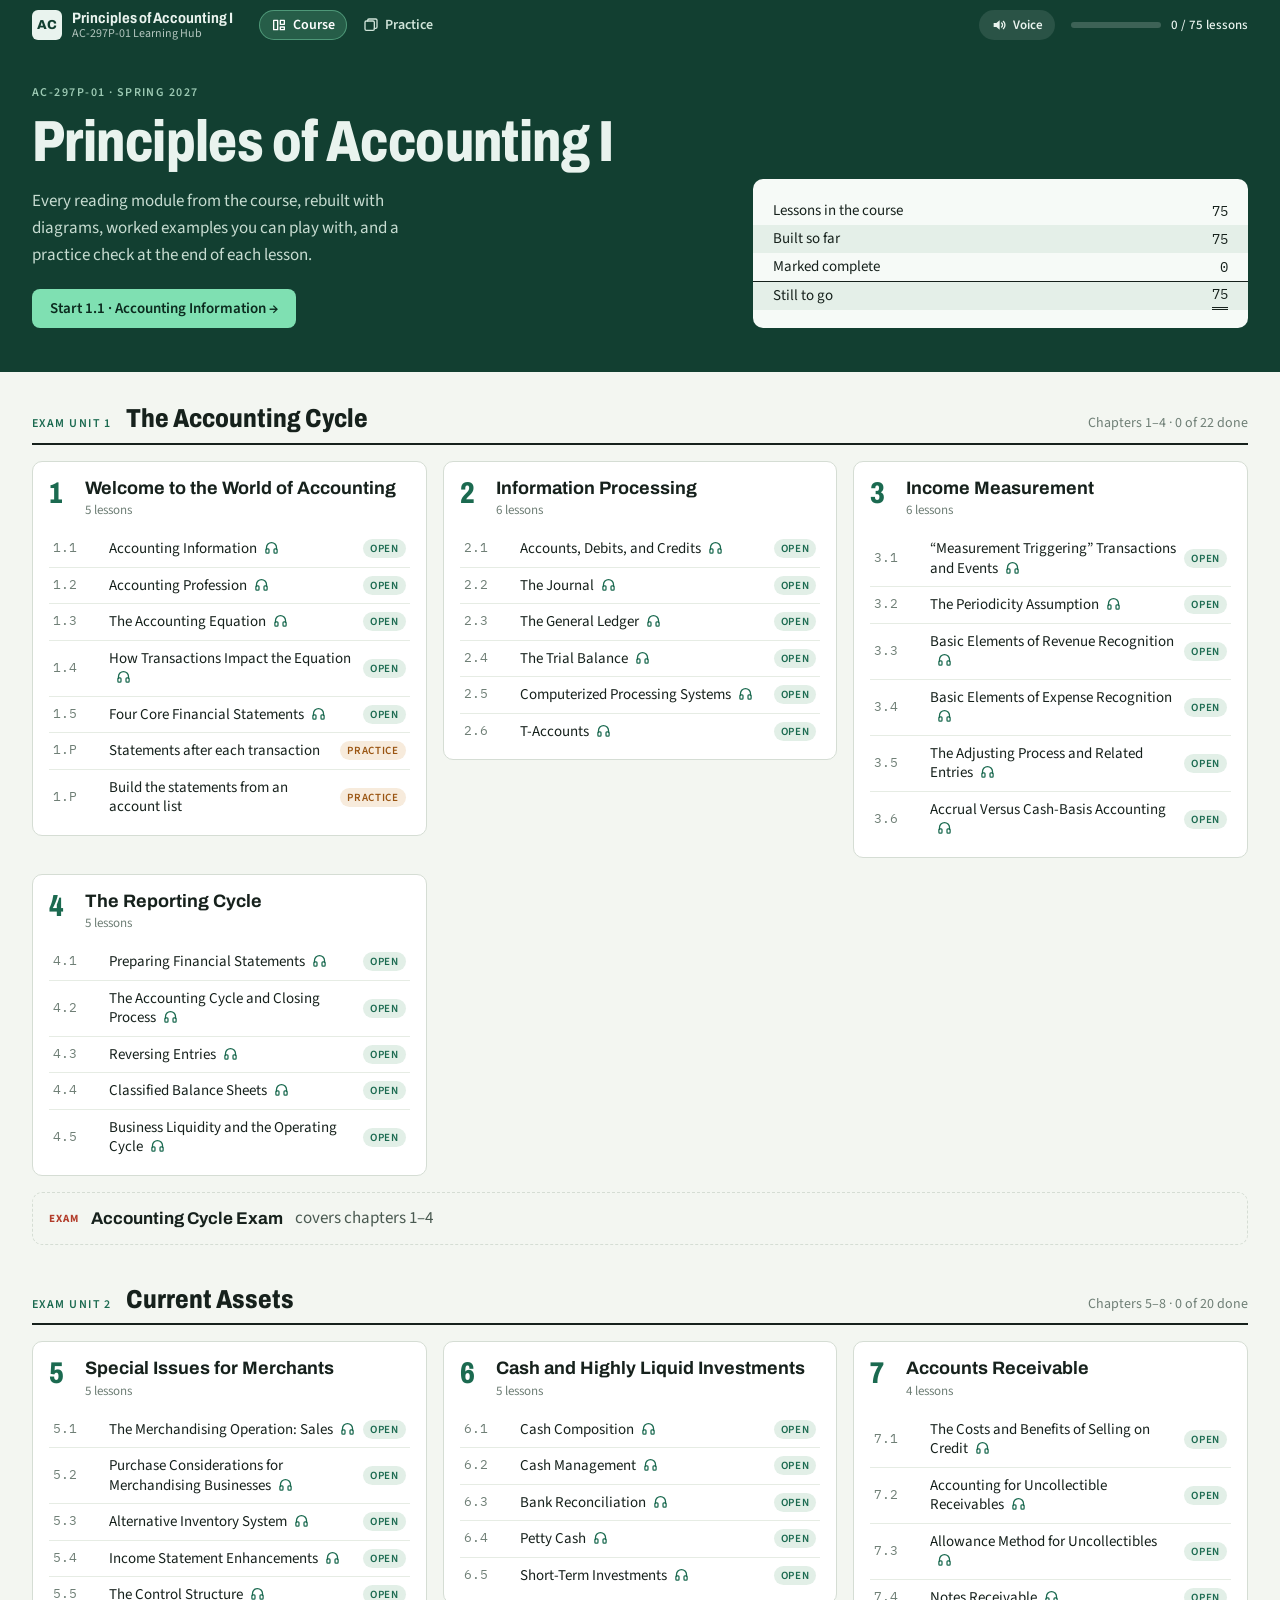
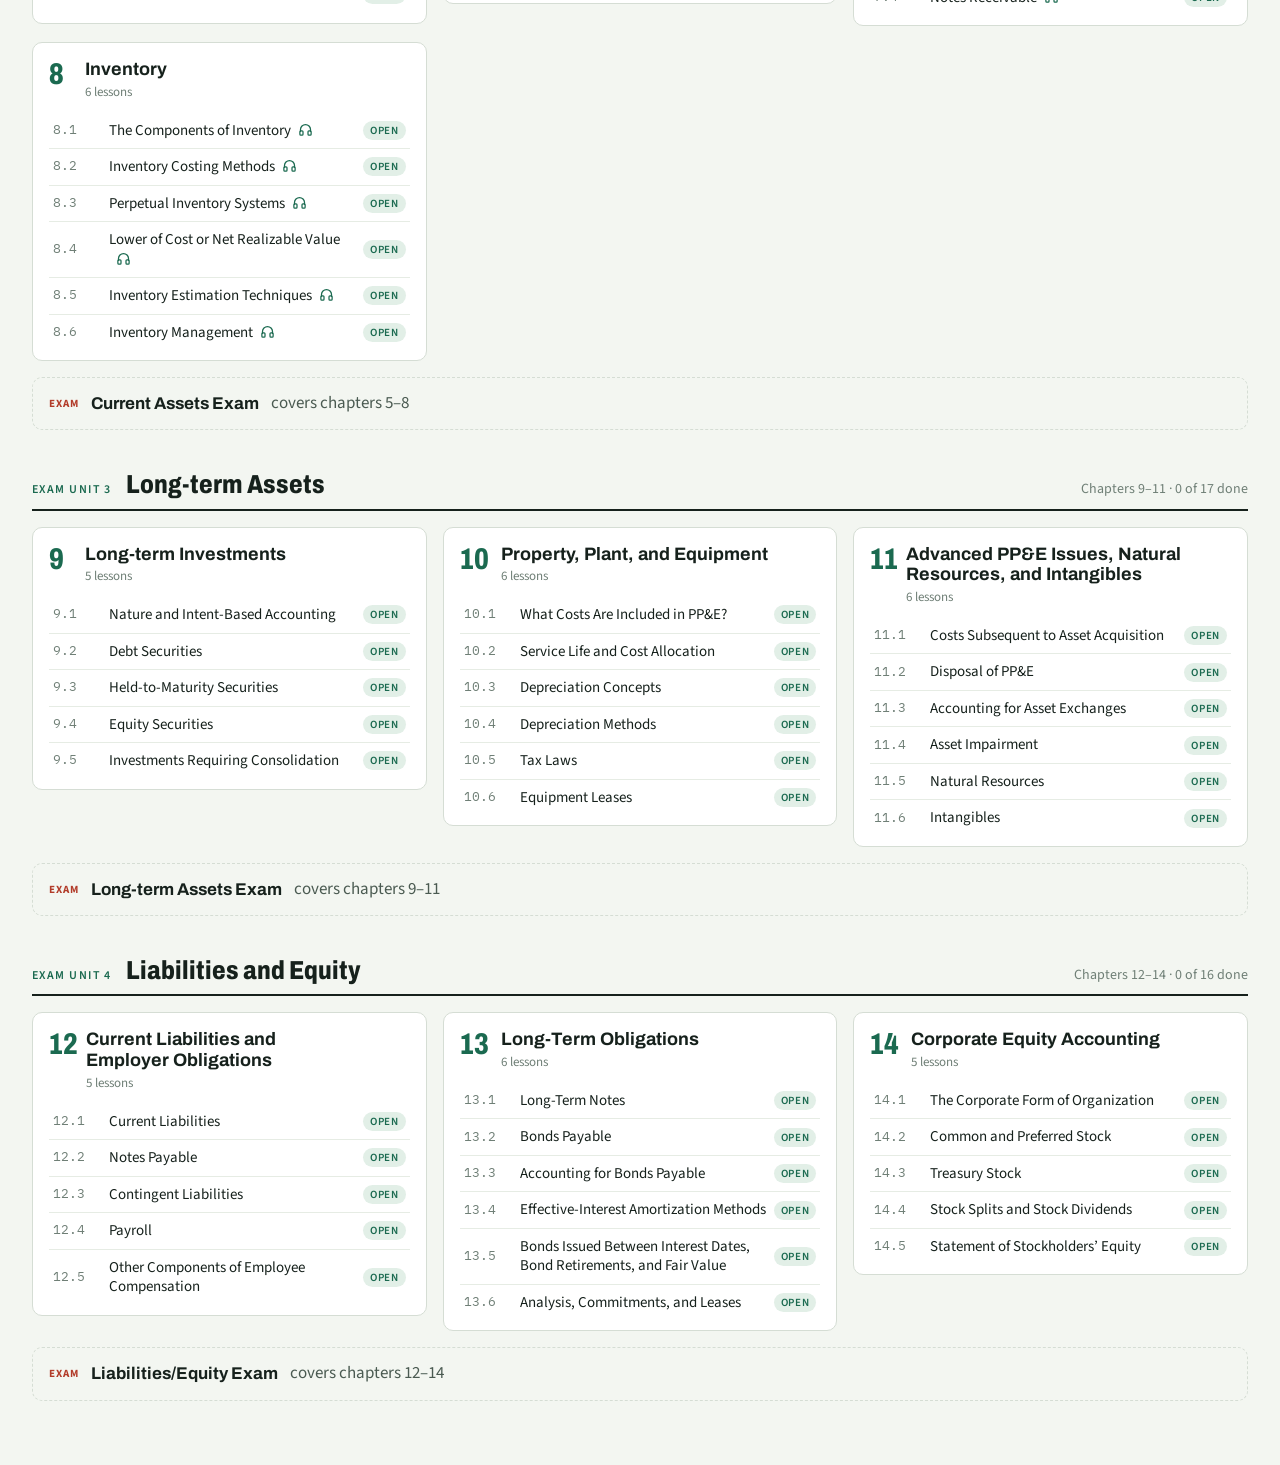
<file: index.html>
<!doctype html>
<html lang="en">
<head>
<meta charset="utf-8">
<meta name="viewport" content="width=device-width, initial-scale=1, viewport-fit=cover">
<!-- artifact:start -->
<title>AC-297P Learning Hub</title>
<meta name="claude:viewport-fit-sides" content="cover">
<link rel="preconnect" href="https://fonts.googleapis.com">
<link rel="preconnect" href="https://fonts.gstatic.com" crossorigin>
<link rel="stylesheet" href="https://fonts.googleapis.com/css2?family=Archivo:wdth,wght@62..125,400..800&family=IBM+Plex+Mono:wght@400;500;600&family=Source+Sans+3:ital,wght@0,400;0,600;0,700;1,400&display=swap">
<link rel="stylesheet" href="assets/hub.css">
<link rel="stylesheet" href="assets/problems.css">
</head>
<body>
<div class="topbar">
  <div class="wrap">
    <a class="brand" href="#home">
      <span class="brand-mark">AC</span>
      <span class="brand-text">Principles of Accounting I<small>AC-297P-01 Learning Hub</small></span>
    </a>
    <nav class="topnav" aria-label="Main">
      <a href="#home" data-nav="home"><svg viewBox="0 0 24 24" width="16" height="16" fill="none" stroke="currentColor" stroke-width="2" stroke-linecap="round" stroke-linejoin="round" aria-hidden="true"><path d="M4 5h6v14H4zM14 5h6v6h-6zM14 15h6v4h-6z"/></svg><span>Course</span></a>
      <a href="#practice/cards/all" data-nav="practice"><svg viewBox="0 0 24 24" width="16" height="16" fill="none" stroke="currentColor" stroke-width="2" stroke-linecap="round" stroke-linejoin="round" aria-hidden="true"><rect x="3" y="6" width="14" height="14" rx="2"/><path d="M7 6V5a2 2 0 0 1 2-2h10a2 2 0 0 1 2 2v10a2 2 0 0 1-2 2h-2"/></svg><span>Practice</span></a>
    </nav>
    <span class="spacer"></span>
    <button type="button" class="vo-toggle" data-vo-toggle aria-pressed="false" title="Voice-over (V)">
      <svg viewBox="0 0 24 24" width="16" height="16" fill="none" stroke="currentColor" stroke-width="2" stroke-linecap="round" stroke-linejoin="round" aria-hidden="true"><path d="M4 9v6h4l5 4V5L8 9z" fill="currentColor" stroke="none"/><path d="M16 9a4 4 0 0 1 0 6M18.5 6.5a7.5 7.5 0 0 1 0 11"/></svg><span>Voice</span>
    </button>
    <div class="progress-pill" title="Lessons marked complete">
      <div class="track"><div class="fill" id="prog-fill" style="width:0%"></div></div>
      <span id="prog-text">0 lessons</span>
    </div>
  </div>
</div>
<div id="app"></div>
<div class="toast" id="toast" role="status" aria-live="polite"></div>

<script src="assets/course.js"></script>
<!-- Lessons: add one script tag per built lesson -->
<script src="lessons/cases.js"></script>
<script src="lessons/1-1.js"></script>
<script src="lessons/1-2.js"></script>
<script src="lessons/1-3.js"></script>
<script src="lessons/1-4.js"></script>
<script src="lessons/1-5.js"></script>
<script src="lessons/2-1.js"></script>
<script src="lessons/2-2.js"></script>
<script src="lessons/2-3.js"></script>
<script src="lessons/2-4.js"></script>
<script src="lessons/2-5.js"></script>
<script src="lessons/2-6.js"></script>
<script src="lessons/3-1.js"></script>
<script src="lessons/3-2.js"></script>
<script src="lessons/3-3.js"></script>
<script src="lessons/3-4.js"></script>
<script src="lessons/3-5.js"></script>
<script src="lessons/3-6.js"></script>
<script src="lessons/4-1.js"></script>
<script src="lessons/4-2.js"></script>
<script src="lessons/4-3.js"></script>
<script src="lessons/4-4.js"></script>
<script src="lessons/4-5.js"></script>
<script src="lessons/5-1.js"></script>
<script src="lessons/5-2.js"></script>
<script src="lessons/5-3.js"></script>
<script src="lessons/5-4.js"></script>
<script src="lessons/5-5.js"></script>
<script src="lessons/6-1.js"></script>
<script src="lessons/6-2.js"></script>
<script src="lessons/6-3.js"></script>
<script src="lessons/6-4.js"></script>
<script src="lessons/6-5.js"></script>
<script src="lessons/7-1.js"></script>
<script src="lessons/7-2.js"></script>
<script src="lessons/7-3.js"></script>
<script src="lessons/7-4.js"></script>
<script src="lessons/8-1.js"></script>
<script src="lessons/8-2.js"></script>
<script src="lessons/8-3.js"></script>
<script src="lessons/8-4.js"></script>
<script src="lessons/8-5.js"></script>
<script src="lessons/8-6.js"></script>
<script src="lessons/9-1.js"></script>
<script src="lessons/9-2.js"></script>
<script src="lessons/9-3.js"></script>
<script src="lessons/9-4.js"></script>
<script src="lessons/9-5.js"></script>
<script src="lessons/10-1.js"></script>
<script src="lessons/10-2.js"></script>
<script src="lessons/10-3.js"></script>
<script src="lessons/10-4.js"></script>
<script src="lessons/10-5.js"></script>
<script src="lessons/10-6.js"></script>
<script src="lessons/11-1.js"></script>
<script src="lessons/11-2.js"></script>
<script src="lessons/11-3.js"></script>
<script src="lessons/11-4.js"></script>
<script src="lessons/11-5.js"></script>
<script src="lessons/11-6.js"></script>
<script src="lessons/12-1.js"></script>
<script src="lessons/12-2.js"></script>
<script src="lessons/12-3.js"></script>
<script src="lessons/12-4.js"></script>
<script src="lessons/12-5.js"></script>
<script src="lessons/13-1.js"></script>
<script src="lessons/13-2.js"></script>
<script src="lessons/13-3.js"></script>
<script src="lessons/13-4.js"></script>
<script src="lessons/13-5.js"></script>
<script src="lessons/13-6.js"></script>
<script src="lessons/14-1.js"></script>
<script src="lessons/14-2.js"></script>
<script src="lessons/14-3.js"></script>
<script src="lessons/14-4.js"></script>
<script src="lessons/14-5.js"></script>
<script src="assets/widgets.js"></script>
<script src="assets/voice.js"></script>
<script src="assets/talk.js"></script>
<script src="assets/practice.js"></script>
<script src="assets/problems.js"></script>
<script src="defs/ch1.js"></script>
<script src="defs/ch2.js"></script>
<script src="defs/ch3.js"></script>
<script src="defs/ch4.js"></script>
<script src="defs/ch5.js"></script>
<script src="defs/ch6.js"></script>
<script src="defs/ch7.js"></script>
<script src="defs/ch8.js"></script>
<script src="defs/ch9.js"></script>
<script src="defs/ch10.js"></script>
<script src="defs/ch11.js"></script>
<script src="defs/ch12.js"></script>
<script src="defs/ch13.js"></script>
<script src="defs/ch14.js"></script>
<script src="talks/index.js"></script>
<!-- Recorded narration packs (generated by tools/narrate.py) -->
<script src="audio/common/index.js"></script>
<script src="audio/home/index.js"></script>
<script src="audio/1-1/index.js"></script>
<script src="audio/1-2/index.js"></script>
<script src="audio/1-3/index.js"></script>
<script src="audio/1-4/index.js"></script>
<script src="audio/1-5/index.js"></script>
<script src="audio/2-1/index.js"></script>
<script src="audio/2-2/index.js"></script>
<script src="audio/2-3/index.js"></script>
<script src="audio/2-4/index.js"></script>
<script src="audio/2-5/index.js"></script>
<script src="audio/2-6/index.js"></script>
<script src="audio/3-1/index.js"></script>
<script src="audio/3-2/index.js"></script>
<script src="audio/3-3/index.js"></script>
<script src="audio/3-4/index.js"></script>
<script src="audio/3-5/index.js"></script>
<script src="audio/3-6/index.js"></script>
<script src="audio/4-1/index.js"></script>
<script src="audio/4-2/index.js"></script>
<script src="audio/4-3/index.js"></script>
<script src="audio/4-4/index.js"></script>
<script src="audio/4-5/index.js"></script>
<script src="audio/5-1/index.js"></script>
<script src="audio/5-2/index.js"></script>
<script src="audio/5-3/index.js"></script>
<script src="audio/5-4/index.js"></script>
<script src="audio/5-5/index.js"></script>
<script src="audio/6-1/index.js"></script>
<script src="audio/6-2/index.js"></script>
<script src="audio/6-3/index.js"></script>
<script src="audio/9-1/index.js"></script>
<script src="audio/9-2/index.js"></script>
<script src="audio/9-3/index.js"></script>
<script src="audio/9-4/index.js"></script>
<script src="audio/9-5/index.js"></script>
<script src="audio/10-1/index.js"></script>
<script src="audio/10-2/index.js"></script>
<script src="audio/10-3/index.js"></script>
<script src="audio/10-4/index.js"></script>
<script src="audio/10-5/index.js"></script>
<script src="audio/10-6/index.js"></script>
<script src="audio/11-1/index.js"></script>
<script src="audio/11-2/index.js"></script>
<script src="audio/11-3/index.js"></script>
<script src="audio/11-4/index.js"></script>
<script src="audio/11-5/index.js"></script>
<script src="audio/11-6/index.js"></script>
<script src="audio/12-1/index.js"></script>
<script src="audio/12-2/index.js"></script>
<script src="audio/12-3/index.js"></script>
<script src="audio/12-4/index.js"></script>
<script src="audio/12-5/index.js"></script>
<script src="audio/13-1/index.js"></script>
<script src="audio/13-2/index.js"></script>
<script src="audio/13-3/index.js"></script>
<script src="audio/13-4/index.js"></script>
<script src="audio/13-5/index.js"></script>
<script src="audio/13-6/index.js"></script>
<script src="audio/14-1/index.js"></script>
<script src="audio/14-2/index.js"></script>
<script src="audio/14-3/index.js"></script>
<script src="audio/14-4/index.js"></script>
<script src="audio/14-5/index.js"></script>
<script src="assets/hub.js"></script>
<!-- artifact:end -->
</body>
</html>
</file>
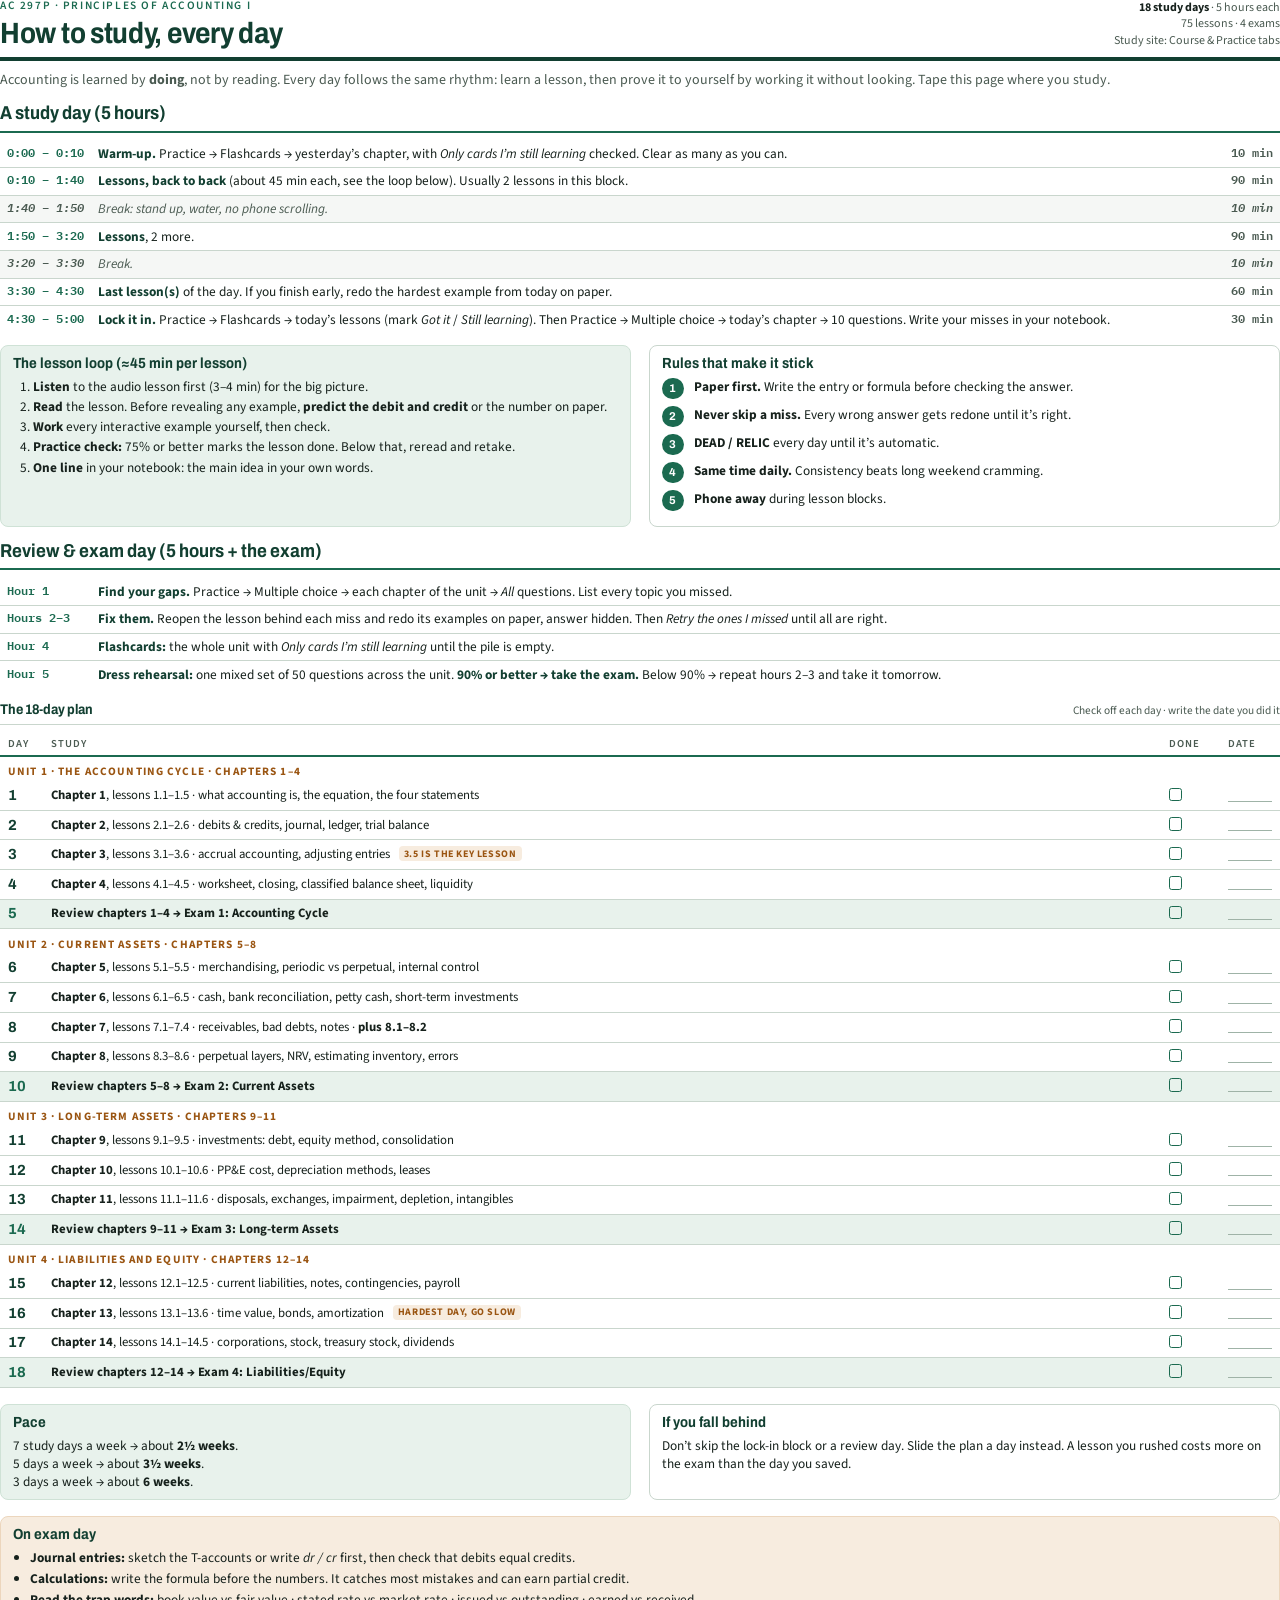
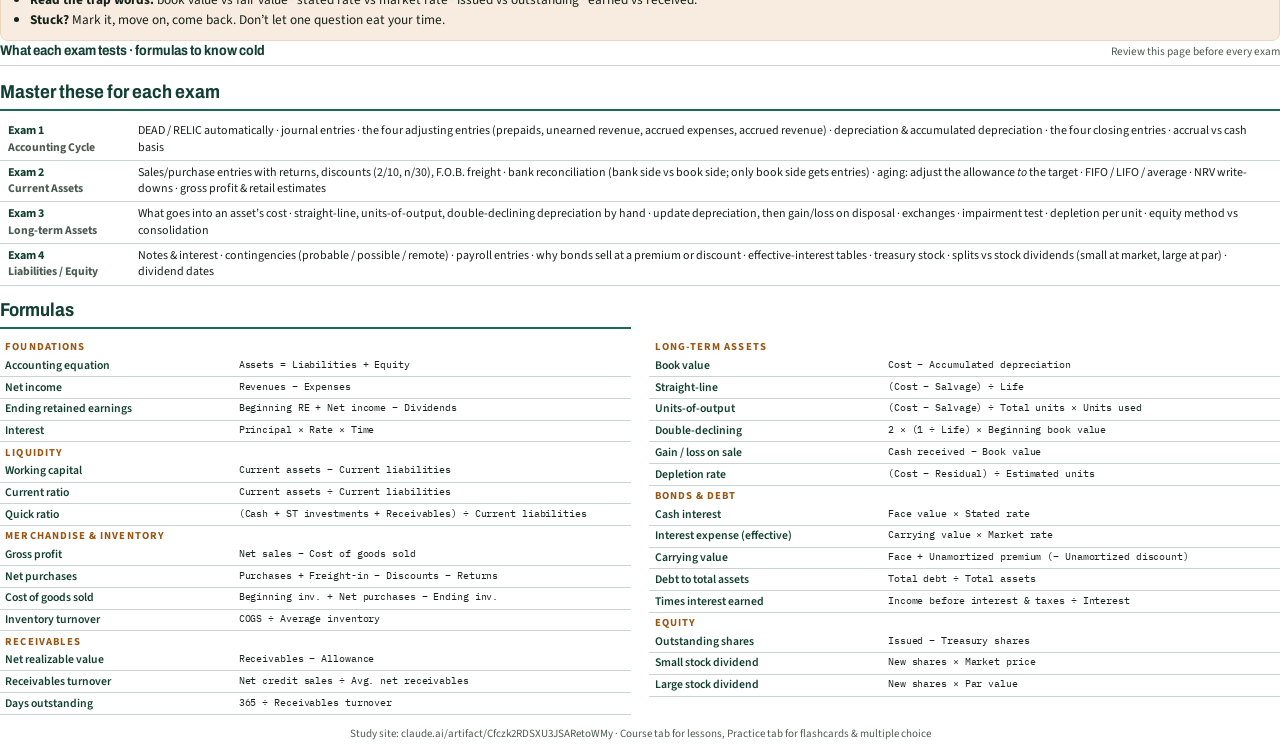
<file: print/study-guide.html>
<!doctype html>
<html lang="en">
<head>
<meta charset="utf-8">
<title>AC 297P Study Guide</title>
<link rel="preconnect" href="https://fonts.googleapis.com">
<link rel="preconnect" href="https://fonts.gstatic.com" crossorigin>
<link rel="stylesheet" href="https://fonts.googleapis.com/css2?family=Archivo:wdth,wght@75..100,500..800&family=Source+Sans+3:ital,wght@0,400;0,600;0,700;1,400&family=IBM+Plex+Mono:wght@500;600&display=swap">
<style>
  @page { size: Letter; margin: 0.5in 0.55in 0.55in; }
  :root { --g: #1b6a50; --g2: #123f31; --soft: #e8f2ec; --line: #c9d6cd; --ink: #16211c; --ink2: #4a5a51; --amber: #9a5512; --amber-soft: #f7ecdf; }
  * { box-sizing: border-box; }
  html, body { margin: 0; padding: 0; background: #fff; color: var(--ink); }
  body { font: 10pt/1.36 "Source Sans 3", "Inter", Arial, sans-serif; -webkit-print-color-adjust: exact; print-color-adjust: exact; }
  h1, h2, h3 { font-family: "Archivo", "Inter Display", Arial, sans-serif; font-stretch: 88%; margin: 0; color: var(--g2); }
  h1 { font-size: 22pt; line-height: 1.05; letter-spacing: -.01em; }
  h2 { font-size: 14pt; margin: 0 0 6pt; padding-bottom: 3pt; border-bottom: 1.5pt solid var(--g); }
  h3 { font-size: 11pt; margin: 0 0 3pt; }
  p { margin: 0 0 5pt; }
  .page { page-break-after: always; break-after: page; }
  .page:last-child { page-break-after: auto; break-after: auto; }
  .mast { display: flex; justify-content: space-between; align-items: flex-end; gap: 12pt; padding-bottom: 6pt; margin-bottom: 8pt; border-bottom: 3pt solid var(--g2); }
  .mast .kicker { font: 600 8.5pt/1 "Source Sans 3", sans-serif; letter-spacing: .14em; text-transform: uppercase; color: var(--g); margin-bottom: 5pt; }
  .mast .meta { text-align: right; font-size: 9pt; color: var(--ink2); line-height: 1.35; }
  .mast .meta b { color: var(--ink); }
  .pagehead { display: flex; justify-content: space-between; align-items: baseline; border-bottom: 1pt solid var(--line); padding-bottom: 4pt; margin-bottom: 10pt; font-size: 8.5pt; color: var(--ink2); }
  .pagehead b { font-family: "Archivo", sans-serif; font-stretch: 88%; font-size: 10.5pt; color: var(--g2); }
  .lead { font-size: 10.5pt; color: var(--ink2); margin-bottom: 8pt; }
  .grid2 { display: grid; grid-template-columns: 1fr 1fr; gap: 10pt 14pt; }
  .box { border: 1pt solid var(--line); border-radius: 6pt; padding: 6pt 9pt; break-inside: avoid; }
  .box.tint { background: var(--soft); border-color: #cfe2d6; }
  .box.warm { background: var(--amber-soft); border-color: #ecd6bd; }
  .sec { margin-bottom: 9pt; break-inside: avoid; }
  /* daily timeline */
  .tl { width: 100%; border-collapse: collapse; }
  .tl td { padding: 3.2pt 5pt; vertical-align: top; border-bottom: .75pt solid var(--line); }
  .tl tr:last-child td { border-bottom: 0; }
  .tl .t { width: 0.95in; font: 600 9pt/1.3 "IBM Plex Mono", monospace; color: var(--g); white-space: nowrap; }
  .tl .what b { color: var(--g2); }
  .tl .min { width: 0.7in; white-space: nowrap; text-align: right; font: 600 9pt/1.3 "IBM Plex Mono", monospace; color: var(--ink2); }
  .tl tr.brk td { background: #f5f7f5; color: var(--ink2); font-style: italic; }
  .steps { margin: 2pt 0 0; padding-left: 15pt; }
  .steps li { margin-bottom: 1.5pt; }
  ul.tight { margin: 2pt 0 0; padding-left: 13pt; }
  ul.tight li { margin-bottom: 2pt; }
  .rule { display: grid; grid-template-columns: 18pt 1fr; gap: 6pt; margin-bottom: 5pt; }
  .rule .n { width: 16pt; height: 16pt; border-radius: 50%; background: var(--g); color: #fff; font: 700 8.5pt/16pt "Archivo", sans-serif; text-align: center; }
  /* 18-day plan */
  .plan { width: 100%; border-collapse: collapse; font-size: 9.6pt; }
  .plan th { text-align: left; font: 600 8pt/1 "Source Sans 3", sans-serif; letter-spacing: .08em; text-transform: uppercase; color: var(--ink2); padding: 0 6pt 4pt; border-bottom: 1.5pt solid var(--g); }
  .plan td { padding: 4.2pt 6pt; border-bottom: .75pt solid var(--line); vertical-align: top; }
  .plan .d { width: 0.45in; font: 700 11pt/1.1 "Archivo", sans-serif; color: var(--g2); }
  .plan .chk, .plan .date { width: 0.62in; }
  .plan .chk span, .ck { display: inline-block; width: 10pt; height: 10pt; border: 1.2pt solid var(--g); border-radius: 2pt; vertical-align: -1.5pt; }
  .plan .date span { display: block; border-bottom: .75pt solid #9fb3a7; height: 11pt; }
  .plan tr.exam td { background: var(--soft); }
  .plan tr.exam .d { color: var(--g); }
  .plan tr.unit td { padding: 7pt 6pt 3pt; border-bottom: 0; font: 700 8.5pt/1 "Source Sans 3", sans-serif; letter-spacing: .1em; text-transform: uppercase; color: var(--amber); }
  .note { font-size: 8.8pt; color: var(--ink2); }
  .tag { display: inline-block; font: 700 7.5pt/1 "Source Sans 3", sans-serif; letter-spacing: .06em; text-transform: uppercase; color: var(--amber); background: var(--amber-soft); border-radius: 3pt; padding: 2pt 4pt; margin-left: 4pt; vertical-align: 1pt; }
  /* formulas */
  .fx { width: 100%; border-collapse: collapse; font-size: 8.8pt; }
  .fx td { padding: 1.8pt 4pt; border-bottom: .75pt solid var(--line); vertical-align: top; }
  .fx td:first-child { width: 37%; font-weight: 600; color: var(--g2); }
  .fx td:last-child { font-family: "IBM Plex Mono", monospace; font-size: 7.6pt; letter-spacing: -.01em; }
  .fx tr.grp td { border-bottom: 0; padding-top: 4pt; font: 700 8pt/1 "Source Sans 3", sans-serif; letter-spacing: .1em; text-transform: uppercase; color: var(--amber); }
  .master td { padding: 3pt 6pt; border-bottom: .75pt solid var(--line); vertical-align: top; font-size: 9pt; }
  .master { width: 100%; border-collapse: collapse; }
  .master td:first-child { width: 1.35in; font-weight: 700; color: var(--g2); }
  .foot { margin-top: 8pt; font-size: 8.3pt; color: var(--ink2); text-align: center; }
  .foot a { color: var(--g); }
</style>
</head>
<body>

<!-- ============ PAGE 1: the daily routine ============ -->
<section class="page">
  <div class="mast">
    <div>
      <div class="kicker">AC 297P · Principles of Accounting I</div>
      <h1>How to study, every day</h1>
    </div>
    <div class="meta"><b>18 study days</b> · 5 hours each<br>75 lessons · 4 exams<br>Study site: Course &amp; Practice tabs</div>
  </div>
  <p class="lead">Accounting is learned by <b>doing</b>, not by reading. Every day follows the same rhythm: learn a lesson, then prove it to yourself by working it without looking. Tape this page where you study.</p>

  <div class="sec">
    <h2>A study day (5 hours)</h2>
    <table class="tl">
      <tr><td class="t">0:00 – 0:10</td><td class="what"><b>Warm-up.</b> Practice → Flashcards → yesterday’s chapter, with <i>Only cards I’m still learning</i> checked. Clear as many as you can.</td><td class="min">10 min</td></tr>
      <tr><td class="t">0:10 – 1:40</td><td class="what"><b>Lessons, back to back</b> (about 45 min each, see the loop below). Usually 2 lessons in this block.</td><td class="min">90 min</td></tr>
      <tr class="brk"><td class="t">1:40 – 1:50</td><td class="what">Break: stand up, water, no phone scrolling.</td><td class="min">10 min</td></tr>
      <tr><td class="t">1:50 – 3:20</td><td class="what"><b>Lessons</b>, 2 more.</td><td class="min">90 min</td></tr>
      <tr class="brk"><td class="t">3:20 – 3:30</td><td class="what">Break.</td><td class="min">10 min</td></tr>
      <tr><td class="t">3:30 – 4:30</td><td class="what"><b>Last lesson(s)</b> of the day. If you finish early, redo the hardest example from today on paper.</td><td class="min">60 min</td></tr>
      <tr><td class="t">4:30 – 5:00</td><td class="what"><b>Lock it in.</b> Practice → Flashcards → today’s lessons (mark <i>Got it</i> / <i>Still learning</i>). Then Practice → Multiple choice → today’s chapter → 10 questions. Write your misses in your notebook.</td><td class="min">30 min</td></tr>
    </table>
  </div>

  <div class="grid2">
    <div class="box tint">
      <h3>The lesson loop (≈45 min per lesson)</h3>
      <ol class="steps">
        <li><b>Listen</b> to the audio lesson first (3–4 min) for the big picture.</li>
        <li><b>Read</b> the lesson. Before revealing any example, <b>predict the debit and credit</b> or the number on paper.</li>
        <li><b>Work</b> every interactive example yourself, then check.</li>
        <li><b>Practice check:</b> 75% or better marks the lesson done. Below that, reread and retake.</li>
        <li><b>One line</b> in your notebook: the main idea in your own words.</li>
      </ol>
    </div>
    <div class="box">
      <h3>Rules that make it stick</h3>
      <div class="rule"><span class="n">1</span><span><b>Paper first.</b> Write the entry or formula before checking the answer.</span></div>
      <div class="rule"><span class="n">2</span><span><b>Never skip a miss.</b> Every wrong answer gets redone until it’s right.</span></div>
      <div class="rule"><span class="n">3</span><span><b>DEAD / RELIC</b> every day until it’s automatic.</span></div>
      <div class="rule"><span class="n">4</span><span><b>Same time daily.</b> Consistency beats long weekend cramming.</span></div>
      <div class="rule"><span class="n">5</span><span><b>Phone away</b> during lesson blocks.</span></div>
    </div>
  </div>

  <div class="sec" style="margin-top:9pt">
    <h2>Review &amp; exam day (5 hours + the exam)</h2>
    <table class="tl">
      <tr><td class="t">Hour 1</td><td class="what"><b>Find your gaps.</b> Practice → Multiple choice → each chapter of the unit → <i>All</i> questions. List every topic you missed.</td></tr>
      <tr><td class="t">Hours 2–3</td><td class="what"><b>Fix them.</b> Reopen the lesson behind each miss and redo its examples on paper, answer hidden. Then <i>Retry the ones I missed</i> until all are right.</td></tr>
      <tr><td class="t">Hour 4</td><td class="what"><b>Flashcards:</b> the whole unit with <i>Only cards I’m still learning</i> until the pile is empty.</td></tr>
      <tr><td class="t">Hour 5</td><td class="what"><b>Dress rehearsal:</b> one mixed set of 50 questions across the unit. <b>90% or better → take the exam.</b> Below 90% → repeat hours 2–3 and take it tomorrow.</td></tr>
    </table>
  </div>
</section>

<!-- ============ PAGE 2: the 18-day plan ============ -->
<section class="page">
  <div class="pagehead"><b>The 18-day plan</b><span>Check off each day · write the date you did it</span></div>
  <table class="plan">
    <tr><th>Day</th><th>Study</th><th>Done</th><th>Date</th></tr>
    <tr class="unit"><td colspan="4">Unit 1 · The Accounting Cycle · chapters 1–4</td></tr>
    <tr><td class="d">1</td><td><b>Chapter 1</b>, lessons 1.1–1.5 · what accounting is, the equation, the four statements</td><td class="chk"><span></span></td><td class="date"><span></span></td></tr>
    <tr><td class="d">2</td><td><b>Chapter 2</b>, lessons 2.1–2.6 · debits &amp; credits, journal, ledger, trial balance</td><td class="chk"><span></span></td><td class="date"><span></span></td></tr>
    <tr><td class="d">3</td><td><b>Chapter 3</b>, lessons 3.1–3.6 · accrual accounting, adjusting entries <span class="tag">3.5 is the key lesson</span></td><td class="chk"><span></span></td><td class="date"><span></span></td></tr>
    <tr><td class="d">4</td><td><b>Chapter 4</b>, lessons 4.1–4.5 · worksheet, closing, classified balance sheet, liquidity</td><td class="chk"><span></span></td><td class="date"><span></span></td></tr>
    <tr class="exam"><td class="d">5</td><td><b>Review chapters 1–4 → Exam 1: Accounting Cycle</b></td><td class="chk"><span></span></td><td class="date"><span></span></td></tr>
    <tr class="unit"><td colspan="4">Unit 2 · Current Assets · chapters 5–8</td></tr>
    <tr><td class="d">6</td><td><b>Chapter 5</b>, lessons 5.1–5.5 · merchandising, periodic vs perpetual, internal control</td><td class="chk"><span></span></td><td class="date"><span></span></td></tr>
    <tr><td class="d">7</td><td><b>Chapter 6</b>, lessons 6.1–6.5 · cash, bank reconciliation, petty cash, short-term investments</td><td class="chk"><span></span></td><td class="date"><span></span></td></tr>
    <tr><td class="d">8</td><td><b>Chapter 7</b>, lessons 7.1–7.4 · receivables, bad debts, notes · <b>plus 8.1–8.2</b></td><td class="chk"><span></span></td><td class="date"><span></span></td></tr>
    <tr><td class="d">9</td><td><b>Chapter 8</b>, lessons 8.3–8.6 · perpetual layers, NRV, estimating inventory, errors</td><td class="chk"><span></span></td><td class="date"><span></span></td></tr>
    <tr class="exam"><td class="d">10</td><td><b>Review chapters 5–8 → Exam 2: Current Assets</b></td><td class="chk"><span></span></td><td class="date"><span></span></td></tr>
    <tr class="unit"><td colspan="4">Unit 3 · Long-term Assets · chapters 9–11</td></tr>
    <tr><td class="d">11</td><td><b>Chapter 9</b>, lessons 9.1–9.5 · investments: debt, equity method, consolidation</td><td class="chk"><span></span></td><td class="date"><span></span></td></tr>
    <tr><td class="d">12</td><td><b>Chapter 10</b>, lessons 10.1–10.6 · PP&amp;E cost, depreciation methods, leases</td><td class="chk"><span></span></td><td class="date"><span></span></td></tr>
    <tr><td class="d">13</td><td><b>Chapter 11</b>, lessons 11.1–11.6 · disposals, exchanges, impairment, depletion, intangibles</td><td class="chk"><span></span></td><td class="date"><span></span></td></tr>
    <tr class="exam"><td class="d">14</td><td><b>Review chapters 9–11 → Exam 3: Long-term Assets</b></td><td class="chk"><span></span></td><td class="date"><span></span></td></tr>
    <tr class="unit"><td colspan="4">Unit 4 · Liabilities and Equity · chapters 12–14</td></tr>
    <tr><td class="d">15</td><td><b>Chapter 12</b>, lessons 12.1–12.5 · current liabilities, notes, contingencies, payroll</td><td class="chk"><span></span></td><td class="date"><span></span></td></tr>
    <tr><td class="d">16</td><td><b>Chapter 13</b>, lessons 13.1–13.6 · time value, bonds, amortization <span class="tag">hardest day, go slow</span></td><td class="chk"><span></span></td><td class="date"><span></span></td></tr>
    <tr><td class="d">17</td><td><b>Chapter 14</b>, lessons 14.1–14.5 · corporations, stock, treasury stock, dividends</td><td class="chk"><span></span></td><td class="date"><span></span></td></tr>
    <tr class="exam"><td class="d">18</td><td><b>Review chapters 12–14 → Exam 4: Liabilities/Equity</b></td><td class="chk"><span></span></td><td class="date"><span></span></td></tr>
  </table>
  <div class="grid2" style="margin-top:12pt">
    <div class="box tint">
      <h3>Pace</h3>
      <p style="margin:0">7 study days a week → about <b>2½ weeks</b>.<br>5 days a week → about <b>3½ weeks</b>.<br>3 days a week → about <b>6 weeks</b>.</p>
    </div>
    <div class="box">
      <h3>If you fall behind</h3>
      <p style="margin:0">Don’t skip the lock-in block or a review day. Slide the plan a day instead. A lesson you rushed costs more on the exam than the day you saved.</p>
    </div>
  </div>
  <div class="box warm" style="margin-top:12pt">
    <h3>On exam day</h3>
    <ul class="tight">
      <li><b>Journal entries:</b> sketch the T-accounts or write <i>dr / cr</i> first, then check that debits equal credits.</li>
      <li><b>Calculations:</b> write the formula before the numbers. It catches most mistakes and can earn partial credit.</li>
      <li><b>Read the trap words:</b> book value vs fair value · stated rate vs market rate · issued vs outstanding · earned vs received.</li>
      <li><b>Stuck?</b> Mark it, move on, come back. Don’t let one question eat your time.</li>
    </ul>
  </div>
</section>

<!-- ============ PAGE 3: what to master + formulas ============ -->
<section class="page">
  <div class="pagehead"><b>What each exam tests · formulas to know cold</b><span>Review this page before every exam</span></div>
  <div class="sec">
    <h2>Master these for each exam</h2>
    <table class="master">
      <tr><td>Exam 1<br><span class="note">Accounting Cycle</span></td><td>DEAD / RELIC automatically · journal entries · the four adjusting entries (prepaids, unearned revenue, accrued expenses, accrued revenue) · depreciation &amp; accumulated depreciation · the four closing entries · accrual vs cash basis</td></tr>
      <tr><td>Exam 2<br><span class="note">Current Assets</span></td><td>Sales/purchase entries with returns, discounts (2/10, n/30), F.O.B. freight · bank reconciliation (bank side vs book side; only book side gets entries) · aging: adjust the allowance <i>to</i> the target · FIFO / LIFO / average · NRV write-downs · gross profit &amp; retail estimates</td></tr>
      <tr><td>Exam 3<br><span class="note">Long-term Assets</span></td><td>What goes into an asset’s cost · straight-line, units-of-output, double-declining depreciation by hand · update depreciation, then gain/loss on disposal · exchanges · impairment test · depletion per unit · equity method vs consolidation</td></tr>
      <tr><td>Exam 4<br><span class="note">Liabilities / Equity</span></td><td>Notes &amp; interest · contingencies (probable / possible / remote) · payroll entries · why bonds sell at a premium or discount · effective-interest tables · treasury stock · splits vs stock dividends (small at market, large at par) · dividend dates</td></tr>
    </table>
  </div>

  <div class="grid2">
    <div>
      <h2>Formulas</h2>
      <table class="fx">
        <tr class="grp"><td colspan="2">Foundations</td></tr>
        <tr><td>Accounting equation</td><td>Assets = Liabilities + Equity</td></tr>
        <tr><td>Net income</td><td>Revenues − Expenses</td></tr>
        <tr><td>Ending retained earnings</td><td>Beginning RE + Net income − Dividends</td></tr>
        <tr><td>Interest</td><td>Principal × Rate × Time</td></tr>
        <tr class="grp"><td colspan="2">Liquidity</td></tr>
        <tr><td>Working capital</td><td>Current assets − Current liabilities</td></tr>
        <tr><td>Current ratio</td><td>Current assets ÷ Current liabilities</td></tr>
        <tr><td>Quick ratio</td><td>(Cash + ST investments + Receivables) ÷ Current liabilities</td></tr>
        <tr class="grp"><td colspan="2">Merchandise &amp; inventory</td></tr>
        <tr><td>Gross profit</td><td>Net sales − Cost of goods sold</td></tr>
        <tr><td>Net purchases</td><td>Purchases + Freight-in − Discounts − Returns</td></tr>
        <tr><td>Cost of goods sold</td><td>Beginning inv. + Net purchases − Ending inv.</td></tr>
        <tr><td>Inventory turnover</td><td>COGS ÷ Average inventory</td></tr>
        <tr class="grp"><td colspan="2">Receivables</td></tr>
        <tr><td>Net realizable value</td><td>Receivables − Allowance</td></tr>
        <tr><td>Receivables turnover</td><td>Net credit sales ÷ Avg. net receivables</td></tr>
        <tr><td>Days outstanding</td><td>365 ÷ Receivables turnover</td></tr>
      </table>
    </div>
    <div>
      <h2 style="visibility:hidden">Formulas</h2>
      <table class="fx">
        <tr class="grp"><td colspan="2">Long-term assets</td></tr>
        <tr><td>Book value</td><td>Cost − Accumulated depreciation</td></tr>
        <tr><td>Straight-line</td><td>(Cost − Salvage) ÷ Life</td></tr>
        <tr><td>Units-of-output</td><td>(Cost − Salvage) ÷ Total units × Units used</td></tr>
        <tr><td>Double-declining</td><td>2 × (1 ÷ Life) × Beginning book value</td></tr>
        <tr><td>Gain / loss on sale</td><td>Cash received − Book value</td></tr>
        <tr><td>Depletion rate</td><td>(Cost − Residual) ÷ Estimated units</td></tr>
        <tr class="grp"><td colspan="2">Bonds &amp; debt</td></tr>
        <tr><td>Cash interest</td><td>Face value × Stated rate</td></tr>
        <tr><td>Interest expense (effective)</td><td>Carrying value × Market rate</td></tr>
        <tr><td>Carrying value</td><td>Face + Unamortized premium (− Unamortized discount)</td></tr>
        <tr><td>Debt to total assets</td><td>Total debt ÷ Total assets</td></tr>
        <tr><td>Times interest earned</td><td>Income before interest &amp; taxes ÷ Interest</td></tr>
        <tr class="grp"><td colspan="2">Equity</td></tr>
        <tr><td>Outstanding shares</td><td>Issued − Treasury shares</td></tr>
        <tr><td>Small stock dividend</td><td>New shares × Market price</td></tr>
        <tr><td>Large stock dividend</td><td>New shares × Par value</td></tr>
      </table>
    </div>
  </div>

  <p class="foot">Study site: claude.ai/artifact/Cfczk2RDSXU3JSARetoWMy · Course tab for lessons, Practice tab for flashcards &amp; multiple choice</p>
</section>

</body>
</html>
</file>
<file: assets/hub.css>
/* Layout: a sticky ledger-green top bar over a paper ground; lessons read in a
   wide column that fills the screen, with a contents rail on wide screens. Figures are set in
   mono with tabular numbers, totals get the accountant's double underline. */
:root {
  --paper: #f3f6f1;
  --card: #ffffff;
  --ink: #16211c;
  --ink-2: #4a5a51;
  --ink-3: #6f7f76;
  --rule: #d5ddd4;
  --rule-2: #e6ece4;
  --ledger: #1b6a50;
  --ledger-ink: #ffffff;
  --ledger-soft: #e2efe7;
  --bar: #123f31;
  --greenbar: #eaf3ec;
  --mgr: #9a5512;
  --mgr-soft: #f7ebdc;
  --marker: #f6dc6b;
  --marker-ink: #16211c;
  --good: #1b7a4c;
  --good-soft: #e0f2e7;
  --bad: #b23c2a;
  --bad-soft: #f9e4df;
  --shadow: 0 1px 2px rgba(18, 40, 30, .06), 0 4px 16px rgba(18, 40, 30, .06);

  --f-display: "Archivo", "Arial Narrow", "Helvetica Neue", Arial, sans-serif;
  --f-body: "Source Sans 3", "Segoe UI", system-ui, -apple-system, sans-serif;
  --f-mono: "IBM Plex Mono", ui-monospace, "SFMono-Regular", Menlo, Consolas, monospace;

  --r: 10px;
  --gutter-l: max(16px, 2.5vw, env(safe-area-inset-left, 0px));
  --gutter-r: max(16px, 2.5vw, env(safe-area-inset-right, 0px));
}
@media (prefers-color-scheme: dark) {
  :root:not([data-theme="light"]) {
    --paper: #0e1512; --card: #151f1a; --ink: #e5ece7; --ink-2: #a3b3aa; --ink-3: #7f9087;
    --rule: #2a3a32; --rule-2: #1e2b25; --ledger: #4cc08f; --ledger-ink: #0b1a13; --ledger-soft: #173328;
    --bar: #0a2a1f; --greenbar: #17241e; --mgr: #e7a764; --mgr-soft: #33271b;
    --marker: rgba(246, 220, 107, .3); --marker-ink: #f3f0dc;
    --good: #5fd39a; --good-soft: #163a29; --bad: #f08a76; --bad-soft: #3d1f1a;
    --shadow: 0 1px 2px rgba(0, 0, 0, .3), 0 6px 20px rgba(0, 0, 0, .25);
    color-scheme: dark;
  }
}
:root[data-theme="dark"] {
  --paper: #0e1512; --card: #151f1a; --ink: #e5ece7; --ink-2: #a3b3aa; --ink-3: #7f9087;
  --rule: #2a3a32; --rule-2: #1e2b25; --ledger: #4cc08f; --ledger-ink: #0b1a13; --ledger-soft: #173328;
  --bar: #0a2a1f; --greenbar: #17241e; --mgr: #e7a764; --mgr-soft: #33271b;
  --marker: rgba(246, 220, 107, .3); --marker-ink: #f3f0dc;
  --good: #5fd39a; --good-soft: #163a29; --bad: #f08a76; --bad-soft: #3d1f1a;
  --shadow: 0 1px 2px rgba(0, 0, 0, .3), 0 6px 20px rgba(0, 0, 0, .25);
  color-scheme: dark;
}

* { box-sizing: border-box; }
html { -webkit-text-size-adjust: 100%; }
body {
  margin: 0; background: var(--paper); color: var(--ink);
  font: 400 17px/1.6 var(--f-body);
}
body::before {
  content: ""; position: fixed; inset: 0 0 auto; height: env(safe-area-inset-top, 0px);
  z-index: 30; background: var(--bar);
}
a { color: var(--ledger); text-underline-offset: 2px; }
button { font: inherit; color: inherit; }
:focus-visible { outline: 3px solid var(--ledger); outline-offset: 2px; border-radius: 4px; }
h1, h2, h3, h4 { font-family: var(--f-display); line-height: 1.15; text-wrap: balance; margin: 0; }
p { margin: 0; }
.mono, .num { font-family: var(--f-mono); font-variant-numeric: tabular-nums; }
mark, .hl { background: var(--marker); color: var(--marker-ink); padding: 0 .2em; border-radius: 2px; box-decoration-break: clone; -webkit-box-decoration-break: clone; }
.wrap { max-width: 1600px; margin: 0 auto; padding-left: var(--gutter-l); padding-right: var(--gutter-r); }

/* ---------- top bar ---------- */
.topbar {
  position: sticky; top: env(safe-area-inset-top, 0px); z-index: 20;
  background: var(--bar); color: #e9f3ee;
}
.topbar .wrap { display: flex; align-items: center; gap: 16px; padding-block: 10px; }
.brand { display: flex; align-items: center; gap: 10px; color: inherit; text-decoration: none; min-width: 0; }
.brand-mark {
  width: 30px; height: 30px; flex: none; border-radius: 6px; background: #e9f3ee; color: #123f31;
  display: grid; place-items: center; font: 800 13px/1 var(--f-display); letter-spacing: .02em;
}
.brand-text { font: 700 15px/1.1 var(--f-display); font-stretch: 85%; white-space: nowrap; overflow: hidden; text-overflow: ellipsis; }
.brand-text small { display: block; font: 400 12px/1.2 var(--f-body); opacity: .75; }
.topbar .spacer { flex: 1; }
.progress-pill { display: flex; align-items: center; gap: 10px; font: 500 13px/1 var(--f-body); white-space: nowrap; }
.progress-pill .track { width: 90px; height: 6px; border-radius: 3px; background: rgba(255, 255, 255, .18); overflow: hidden; }
.progress-pill .fill { height: 100%; background: #7fe0b2; border-radius: 3px; transition: width .4s; }
@media (max-width: 520px) { .progress-pill .track { display: none; } .brand-text small { display: none; } }

/* ---------- home ---------- */
.home-hero { background: var(--bar); color: #e9f3ee; }
.home-hero .wrap { padding-block: 36px 44px; display: grid; gap: 28px; grid-template-columns: minmax(0, 1.4fr) minmax(0, 1fr); align-items: end; }
@media (max-width: 820px) { .home-hero .wrap { grid-template-columns: minmax(0, 1fr); } }
.eyebrow { font: 600 12px/1 var(--f-body); letter-spacing: .12em; text-transform: uppercase; color: var(--ink-3); }
.home-hero .eyebrow { color: #9cc9b3; }
.home-hero h1 { font-size: clamp(34px, 6vw, 58px); font-weight: 800; font-stretch: 78%; letter-spacing: -.01em; margin-top: 10px; }
.home-hero p { color: #c7dcd1; max-width: 52ch; margin-top: 12px; }
.ledger-card {
  background: #f6faf7; color: #16211c; border-radius: var(--r); padding: 18px 20px;
  font-family: var(--f-mono); font-size: 14px;
}
.ledger-card .row:nth-child(even) { background: #e4efe8; margin: 0 -20px; padding: 0 20px; }
.ledger-card .row { display: flex; justify-content: space-between; gap: 12px; line-height: 28px; }
.ledger-card .row span:first-child { font-family: var(--f-body); font-size: 15px; }
.ledger-card .total { border-top: 1px solid #16211c; }
.ledger-card .total span:last-child { border-bottom: 3px double #16211c; line-height: 24px; }
.btn {
  display: inline-flex; align-items: center; gap: 8px; border: 0; cursor: pointer; text-decoration: none;
  background: var(--ledger); color: var(--ledger-ink); font: 600 15px/1 var(--f-body);
  padding: 12px 18px; border-radius: 8px;
}
.btn:hover { filter: brightness(1.08); }
.btn.ghost { background: transparent; color: var(--ink); box-shadow: inset 0 0 0 1.5px var(--rule); }
.btn.small { padding: 8px 12px; font-size: 14px; }
.home-hero .btn { background: #7fe0b2; color: #0b2a1e; margin-top: 20px; }

.units { padding-block: 32px 64px; display: grid; gap: 40px; }
.unit-head { display: flex; align-items: baseline; gap: 14px; flex-wrap: wrap; border-bottom: 2px solid var(--ink); padding-bottom: 8px; }
.unit-head h2 { font-size: 26px; font-weight: 800; font-stretch: 82%; }
.unit-head .eyebrow { color: var(--ledger); }
.unit-head .count { margin-left: auto; color: var(--ink-3); font-size: 14px; }
.chapters { display: grid; align-items: start; grid-template-columns: repeat(auto-fill, minmax(min(100%, 330px), 1fr)); gap: 16px; margin-top: 16px; }
.chapter { background: var(--card); border: 1px solid var(--rule); border-radius: var(--r); padding: 16px 16px 10px; min-width: 0; }
.chapter-top { display: flex; gap: 12px; align-items: flex-start; }
.chapter-num { font: 800 30px/1 var(--f-display); font-stretch: 75%; color: var(--ledger); min-width: 1.6ch; }
.chapter h3 { font-size: 18px; font-weight: 700; }
.chapter .meta { font-size: 13px; color: var(--ink-3); margin-top: 2px; }
.lesson-list { list-style: none; margin: 10px 0 0; padding: 0; }
.lesson-list li + li { border-top: 1px solid var(--rule-2); }
.lesson-link {
  display: grid; grid-template-columns: 3.2em minmax(0, 1fr) auto; gap: 8px; align-items: center;
  padding: 8px 4px; color: var(--ink); text-decoration: none; font-size: 15px; line-height: 1.3; border-radius: 6px;
}
.lesson-link .num { color: var(--ink-3); font-size: 13px; }
.lesson-link.ready:hover { background: var(--ledger-soft); }
.lesson-link.pending { color: var(--ink-3); }
.status { font: 600 11px/1 var(--f-body); letter-spacing: .06em; text-transform: uppercase; padding: 4px 7px; border-radius: 999px; white-space: nowrap; }
.status.ready { background: var(--ledger-soft); color: var(--ledger); }
.status.done { background: var(--ledger); color: var(--ledger-ink); }
.status.soon { background: transparent; color: var(--ink-3); box-shadow: inset 0 0 0 1px var(--rule); }
.exam-milestone {
  margin-top: 16px; display: flex; align-items: center; gap: 12px; flex-wrap: wrap;
  border: 1.5px dashed var(--rule); border-radius: var(--r); padding: 12px 16px; color: var(--ink-2);
}
.exam-milestone strong { font-family: var(--f-display); color: var(--ink); }
.exam-milestone .tag { font: 700 11px/1 var(--f-body); letter-spacing: .1em; text-transform: uppercase; color: var(--bad); }

/* ---------- lesson ---------- */
.lesson-hero { border-bottom: 1px solid var(--rule); background: var(--card); }
.lesson-hero .wrap { padding-block: 28px 30px; }
.crumbs { font-size: 14px; color: var(--ink-3); display: flex; gap: 6px; flex-wrap: wrap; }
.crumbs a { color: var(--ink-2); }
.lesson-title { display: flex; gap: 18px; align-items: flex-end; margin-top: 14px; flex-wrap: wrap; }
.lesson-tab {
  font: 800 52px/0.9 var(--f-display); font-stretch: 72%; color: var(--ledger-ink); background: var(--ledger);
  padding: 10px 14px 8px; border-radius: 8px 8px 0 0; font-variant-numeric: tabular-nums;
}
.lesson-title h1 { font-size: clamp(30px, 5vw, 48px); font-weight: 800; font-stretch: 80%; padding-bottom: 4px; }
.lesson-sub { color: var(--ink-2); margin-top: 14px; }
.objectives { margin-top: 20px; display: grid; gap: 8px; grid-template-columns: repeat(auto-fit, minmax(min(100%, 240px), 1fr)); }
.objective { display: flex; gap: 10px; align-items: flex-start; font-size: 15px; line-height: 1.4; color: var(--ink-2); }
.objective b { font-family: var(--f-mono); color: var(--ledger); font-weight: 600; }

.lesson-layout { display: grid; grid-template-columns: 200px minmax(0, 1fr); gap: 36px; padding-block: 32px 80px; }
@media (max-width: 960px) { .lesson-layout { grid-template-columns: minmax(0, 1fr); } .toc { display: none; } }
.toc { position: sticky; top: calc(env(safe-area-inset-top, 0px) + 72px); align-self: start; font-size: 14px; }
.toc .eyebrow { margin-bottom: 10px; }
.toc ol { list-style: none; margin: 0; padding: 0; border-left: 2px solid var(--rule); }
.toc button {
  display: block; width: 100%; text-align: left; background: none; border: 0; cursor: pointer;
  padding: 6px 0 6px 14px; margin-left: -2px; border-left: 2px solid transparent; color: var(--ink-3); line-height: 1.3;
}
.toc button:hover { color: var(--ink); }
.toc button.on { color: var(--ink); border-left-color: var(--ledger); font-weight: 600; }

.lesson-body { min-width: 0; display: grid; gap: 64px; }
.sec { display: grid; gap: 18px; min-width: 0; scroll-margin-top: 80px; }
.sec h2 { font-size: clamp(26px, 3.6vw, 34px); font-weight: 800; font-stretch: 82%; }
.sec h3 { font-size: 20px; font-weight: 700; }
.kind { display: inline-flex; gap: 8px; align-items: center; }
.kind::before { content: ""; width: 8px; height: 8px; border-radius: 2px; background: var(--ledger); }
.kind.try::before { background: var(--mgr); }
.kind.check::before { background: var(--bad); }
.sec ul, .sec ol { margin: 0; padding-left: 1.2em; display: grid; gap: 6px; }

.callout { border-radius: var(--r); padding: 18px 20px; background: var(--card); border: 1px solid var(--rule); }
.callout .label { font: 700 12px/1 var(--f-body); letter-spacing: .1em; text-transform: uppercase; color: var(--ledger); margin-bottom: 8px; }
.callout.def { background: var(--ledger-soft); border-color: transparent; }
.callout.def p { font-size: 19px; line-height: 1.55; }
.callout.analogy { background: var(--mgr-soft); border-color: transparent; }
.callout.analogy .label { color: var(--mgr); }
.callout.watch .label { color: var(--bad); }

.panel { background: var(--card); border: 1px solid var(--rule); border-radius: var(--r); padding: 20px; box-shadow: var(--shadow); min-width: 0; }
.panel-title { display: flex; justify-content: space-between; align-items: baseline; gap: 12px; flex-wrap: wrap; margin-bottom: 14px; }
.panel-title h3 { font-size: 18px; }
.hint { font-size: 14px; color: var(--ink-3); }
.scroll-x { overflow-x: auto; }

/* comparison table */
table.compare { border-collapse: collapse; width: 100%; min-width: 560px; font-size: 15px; line-height: 1.4; }
table.compare th, table.compare td { text-align: left; vertical-align: top; padding: 10px 12px; border-bottom: 1px solid var(--rule); }
table.compare thead th { font: 700 15px/1.2 var(--f-display); border-bottom: 2px solid var(--ink); }
table.compare tbody th { font-weight: 600; color: var(--ink-2); width: 22%; }
.tag-fin { color: var(--ledger); }
.tag-mgr { color: var(--mgr); }

/* ledger-paper financial statement */
.stmt {
  font-family: var(--f-mono); font-variant-numeric: tabular-nums; font-size: 15px; border-radius: 8px;
  background: var(--card); padding: 8px 16px; border: 1px solid var(--rule);
}
.stmt-row:nth-child(odd) { background: var(--greenbar); margin: 0 -16px; padding: 0 16px; }
.stmt-head { text-align: center; font-family: var(--f-body); line-height: 1.25; padding: 6px 0 10px; }
.stmt-head b { font-family: var(--f-display); display: block; }
.stmt-row { display: flex; justify-content: space-between; gap: 12px; line-height: 32px; }
.stmt-row > span:first-child { font-family: var(--f-body); }
.stmt-row.indent > span:first-child { padding-left: 1.2em; }
.stmt-row .u { border-bottom: 1px solid var(--ink); line-height: 30px; }
.stmt-row .uu { border-bottom: 3px double var(--ink); line-height: 28px; font-weight: 600; }
.est { color: var(--mgr); }

/* flip / reveal tiles */
.tiles { display: grid; gap: 12px; grid-template-columns: repeat(auto-fill, minmax(min(100%, 220px), 1fr)); }
.flip {
  position: relative; min-height: 170px; perspective: 900px; background: none; border: 0; padding: 0; cursor: pointer; text-align: left;
}
.flip-inner { position: absolute; inset: 0; transition: transform .5s; transform-style: preserve-3d; }
.flip.on .flip-inner { transform: rotateY(180deg); }
.flip-face {
  position: absolute; inset: 0; backface-visibility: hidden; -webkit-backface-visibility: hidden; border-radius: var(--r);
  padding: 16px; display: flex; flex-direction: column; gap: 8px; border: 1px solid var(--rule); background: var(--card); overflow: auto;
}
.flip-face.back { transform: rotateY(180deg); background: var(--ledger-soft); border-color: transparent; font-size: 15px; line-height: 1.45; }
.flip-face .term { font: 700 20px/1.15 var(--f-display); }
.flip-face .cue { margin-top: auto; font-size: 13px; color: var(--ink-3); }
.flip-face.back .term { font-size: 15px; color: var(--ledger); }
@media (prefers-reduced-motion: reduce) { .flip-inner { transition: none; } }

/* sorter game */
.sorter-item { display: grid; grid-template-columns: minmax(0, 1fr) auto; gap: 10px 14px; align-items: center; padding: 12px 0; border-top: 1px solid var(--rule-2); }
.sorter-item:first-child { border-top: 0; }
.sorter-item .q { font-size: 16px; line-height: 1.35; }
.choice-row { display: flex; gap: 6px; flex-wrap: wrap; }
.choice {
  border: 1.5px solid var(--rule); background: var(--card); border-radius: 999px; padding: 6px 12px; cursor: pointer;
  font: 600 14px/1 var(--f-body);
}
.choice:hover:not(:disabled) { border-color: var(--ink-3); }
.choice:disabled { cursor: default; }
.choice.right { background: var(--good-soft); border-color: var(--good); color: var(--good); }
.choice.wrong { background: var(--bad-soft); border-color: var(--bad); color: var(--bad); }
.feedback { grid-column: 1 / -1; font-size: 15px; line-height: 1.45; color: var(--ink-2); padding-left: 12px; border-left: 3px solid var(--rule); }
.feedback.right { border-color: var(--good); }
.feedback.wrong { border-color: var(--bad); }
.scoreline { display: flex; align-items: center; gap: 12px; flex-wrap: wrap; margin-top: 12px; font-weight: 600; }
@media (max-width: 560px) { .sorter-item { grid-template-columns: minmax(0, 1fr); } }

/* quiz */
.quiz-q { padding: 18px 0; border-top: 1px solid var(--rule); display: grid; gap: 10px; }
.quiz-q:first-of-type { border-top: 0; padding-top: 4px; }
.quiz-q .stem { font-weight: 600; font-size: 17px; line-height: 1.4; display: flex; gap: 10px; }
.quiz-q .stem .n { font-family: var(--f-mono); color: var(--ink-3); font-weight: 500; flex: none; }
.opts { display: grid; gap: 6px; }
.opt {
  display: flex; gap: 10px; align-items: flex-start; text-align: left; width: 100%;
  background: var(--card); border: 1.5px solid var(--rule); border-radius: 8px; padding: 10px 12px; cursor: pointer; line-height: 1.4; font-size: 16px;
}
.opt .letter { font-family: var(--f-mono); font-weight: 600; color: var(--ink-3); flex: none; }
.opt:hover:not(:disabled) { border-color: var(--ink-3); }
.opt:disabled { cursor: default; }
.opt.right { background: var(--good-soft); border-color: var(--good); }
.opt.wrong { background: var(--bad-soft); border-color: var(--bad); }
.quiz-result {
  display: flex; gap: 18px; align-items: center; flex-wrap: wrap; padding: 16px; border-radius: var(--r); background: var(--ledger-soft); margin-top: 8px;
}
.quiz-result .big { font: 800 40px/1 var(--f-display); font-stretch: 75%; font-variant-numeric: tabular-nums; }
.quiz-result.fail { background: var(--bad-soft); }

/* meters */
.meter { display: grid; gap: 4px; }
.meter-top { display: flex; justify-content: space-between; font-size: 14px; color: var(--ink-2); }
.meter-track { height: 10px; border-radius: 5px; background: var(--rule-2); overflow: hidden; }
.meter-fill { height: 100%; border-radius: 5px; background: var(--ledger); transition: width .25s; }
.meter-fill.amber { background: var(--mgr); }

input[type="range"] { width: 100%; accent-color: var(--ledger); }
.seg { display: inline-flex; border: 1.5px solid var(--rule); border-radius: 999px; padding: 3px; gap: 2px; flex-wrap: wrap; }
.seg button { border: 0; background: none; border-radius: 999px; padding: 7px 14px; cursor: pointer; font-weight: 600; font-size: 14px; color: var(--ink-2); }
.seg button.on { background: var(--ink); color: var(--paper); }

/* lesson footer */
.lesson-foot { border-top: 2px solid var(--ink); padding-top: 24px; display: grid; gap: 20px; }
.foot-nav { display: grid; grid-template-columns: minmax(0, 1fr) minmax(0, 1fr); gap: 12px; }
.foot-nav a, .foot-nav span {
  display: block; padding: 14px 16px; border: 1px solid var(--rule); border-radius: var(--r); text-decoration: none; color: var(--ink); background: var(--card); min-width: 0;
}
.foot-nav span { color: var(--ink-3); background: transparent; }
.foot-nav .dir { font-size: 13px; color: var(--ink-3); display: block; }
.foot-nav .next { text-align: right; }
.complete-row { display: flex; align-items: center; gap: 14px; flex-wrap: wrap; }

.soon-page { padding-block: 60px; max-width: 640px; display: grid; gap: 16px; }
.soon-page h1 { font-size: 40px; font-stretch: 80%; }

.toast {
  position: fixed; left: 50%; bottom: calc(20px + env(safe-area-inset-bottom, 0px)); transform: translateX(-50%) translateY(20px);
  background: var(--ink); color: var(--paper); padding: 10px 16px; border-radius: 8px; font-weight: 600; font-size: 15px;
  opacity: 0; pointer-events: none; transition: opacity .25s, transform .25s; z-index: 40;
}
.toast.show { opacity: 1; transform: translateX(-50%) translateY(0); }

[hidden] { display: none !important; }

/* ---------- focus mode ---------- */
.hero-top { display: flex; align-items: center; justify-content: space-between; gap: 12px; flex-wrap: wrap; }
.focus-btn svg { flex: none; }
.focusbar { display: none; }
.focus-nav { display: none; }
body.focus-mode .topbar, body.focus-mode .toc, body.focus-mode .crumbs, body.focus-mode .focus-btn { display: none; }
body.focus-mode .focusbar {
  display: block; position: sticky; top: env(safe-area-inset-top, 0px); z-index: 20;
  background: var(--bar); color: #e9f3ee;
}
body.focus-mode .lesson-hero { background: transparent; border-bottom: 0; }
body.focus-mode .lesson-hero .wrap, body.focus-mode .lesson-layout, .focusbar .wrap { max-width: 1280px; }
body.focus-mode .lesson-layout { grid-template-columns: minmax(0, 1fr); padding-block: 28px 64px; }
body.focus-mode .lesson-hero:not([hidden]) + .lesson-layout { padding-top: 8px; }
body.focus-mode .lesson-body { gap: 40px; }
.fb-row { display: flex; align-items: center; gap: 14px; padding-block: 10px 8px; }
.fb-exit {
  flex: none; background: rgba(255, 255, 255, .1); border: 0; border-radius: 6px; padding: 6px 10px; cursor: pointer;
  color: #e9f3ee; font: 600 13px/1 var(--f-body);
}
.fb-exit:hover { background: rgba(255, 255, 255, .18); }
.fb-title { flex: 1; min-width: 0; font: 600 15px/1.2 var(--f-body); white-space: nowrap; overflow: hidden; text-overflow: ellipsis; }
.fb-title .num { color: #9cc9b3; margin-right: 4px; }
.fb-count { flex: none; font-size: 13px; color: #9cc9b3; }
.fb-segs { display: flex; gap: 4px; padding-block: 0 10px; }
.seg-b { flex: 1; min-width: 0; background: none; border: 0; padding: 6px 0; cursor: pointer; }
.seg-b i { display: block; height: 5px; border-radius: 3px; background: rgba(255, 255, 255, .18); transition: background .2s; }
.seg-b.done i { background: #4f9c7e; }
.seg-b.on i { background: #7fe0b2; }
.seg-b:hover i { background: rgba(255, 255, 255, .4); }
body.focus-mode .focus-nav { display: grid; grid-template-columns: minmax(0, 1fr) minmax(0, 1fr); gap: 12px; border-top: 1px solid var(--rule); padding-top: 20px; }
.focus-nav button {
  text-align: left; padding: 14px 16px; border: 1px solid var(--rule); border-radius: var(--r); background: var(--card); cursor: pointer; font-size: 16px; line-height: 1.3; min-width: 0;
}
.focus-nav button:hover { border-color: var(--ink-3); }
.focus-nav button.next { grid-column: 2; text-align: right; background: var(--ledger); color: var(--ledger-ink); border-color: var(--ledger); }
.focus-nav .dir { display: block; font-size: 13px; opacity: .75; }
@media (max-width: 520px) { .fb-exit span { display: none; } }

/* ---------- voice-over ---------- */
:root { --vo-lit: rgba(246, 220, 107, .38); --vo-ring: #c9a20a; --vo-hover: rgba(27, 106, 80, .06); --vo-word-bg: #f6dc72; --vo-word-ink: #0b5e41; }
@media (prefers-color-scheme: dark) { :root:not([data-theme="light"]) { --vo-lit: rgba(246, 220, 107, .16); --vo-ring: rgba(246, 220, 107, .7); --vo-hover: rgba(76, 192, 143, .07); --vo-word-bg: #4b4322; --vo-word-ink: #ffe48c; } }
:root[data-theme="dark"] { --vo-lit: rgba(246, 220, 107, .16); --vo-ring: rgba(246, 220, 107, .7); --vo-hover: rgba(76, 192, 143, .07); --vo-word-bg: #4b4322; --vo-word-ink: #ffe48c; }
.hero-top { justify-content: flex-start; }
.hero-top .crumbs { margin-right: auto; }
.listen-btn svg, .vo-toggle svg, .fb-voice svg { flex: none; }
.vo-toggle {
  display: inline-flex; align-items: center; gap: 6px; border: 0; cursor: pointer; border-radius: 999px;
  padding: 7px 12px; background: rgba(255, 255, 255, .1); color: #e9f3ee; font: 600 13px/1 var(--f-body);
}
.vo-toggle:hover { background: rgba(255, 255, 255, .18); }
.vo-toggle.on, .fb-voice.on { background: #7fe0b2; color: #0b2a1e; }
.fb-voice { display: inline-flex; align-items: center; gap: 4px; }
@media (max-width: 520px) { .vo-toggle span, .fb-voice span { display: none; } }

.vo-btn { display: none; }
body.vo-on .vo-btn {
  display: inline-flex; align-items: center; gap: 5px; border: 0; cursor: pointer; background: var(--ledger-soft); color: var(--ledger);
  border-radius: 999px; padding: 5px 10px; font: 600 12px/1 var(--f-body); letter-spacing: 0; text-transform: none; margin-left: 8px;
}
body.vo-on .vo-btn:hover { filter: brightness(.96); }
body.vo-on .vo-q { padding: 5px 7px; margin-left: auto; align-self: flex-start; }
body.vo-on .vo-readable { cursor: pointer; border-radius: 6px; transition: background-color .2s, box-shadow .2s; }
body.vo-on .vo-readable:hover { background-color: var(--vo-hover); box-shadow: 0 0 0 6px var(--vo-hover); }
.vo-lit, body.vo-on .vo-lit:hover { background-color: var(--vo-lit) !important; box-shadow: 0 0 0 6px var(--vo-lit) !important; outline: 2px solid var(--vo-ring); outline-offset: 6px; border-radius: 6px; }
body.vo-on { padding-bottom: 88px; }

.vo-dock {
  position: fixed; left: 50%; transform: translateX(-50%); bottom: calc(12px + env(safe-area-inset-bottom, 0px)); z-index: 35;
  width: min(760px, calc(100% - 24px - env(safe-area-inset-left, 0px) - env(safe-area-inset-right, 0px)));
  display: flex; align-items: center; gap: 6px; padding: 8px 10px; border-radius: 14px;
  background: var(--bar); color: #e9f3ee; box-shadow: 0 8px 30px rgba(0, 0, 0, .28);
}
.vo-ctl { flex: none; width: 38px; height: 38px; display: grid; place-items: center; border: 0; border-radius: 50%; background: transparent; color: #e9f3ee; cursor: pointer; }
.vo-ctl:hover { background: rgba(255, 255, 255, .12); }
.vo-main { width: 44px; height: 44px; background: #7fe0b2; color: #0b2a1e; }
.vo-main:hover { background: #95e8c1; }
.vo-now { flex: 1; min-width: 0; display: grid; gap: 2px; padding: 0 6px; }
.vo-k { font: 700 11px/1 var(--f-body); letter-spacing: .1em; text-transform: uppercase; color: #9cc9b3; }
#vo-label { font-size: 14px; line-height: 1.25; white-space: nowrap; overflow: hidden; text-overflow: ellipsis; }
.vo-rate { flex: none; border: 1px solid rgba(255, 255, 255, .25); background: transparent; color: #e9f3ee; border-radius: 999px; padding: 6px 10px; font: 600 13px/1 var(--f-mono); cursor: pointer; min-width: 3.6em; }
.vo-x { width: 32px; height: 32px; font-size: 14px; opacity: .8; }
@media (max-width: 560px) { .vo-dock { gap: 2px; } .vo-ctl { width: 34px; height: 34px; } .vo-main { width: 42px; height: 42px; } }

/* larger type on wide screens so full-width lines stay comfortable */
@media (min-width: 1300px) { body { font-size: 18px; } .callout.def p { font-size: 20px; } }

/* ---------- shared accounting widgets (assets/widgets.js) ---------- */
.w-ctl { display: flex; gap: 8px; align-items: center; flex-wrap: wrap; margin-top: 14px; }
.w-ctl .btn:disabled { opacity: .45; cursor: default; filter: none; }

/* statement */
.statement { font-family: var(--f-mono); font-variant-numeric: tabular-nums; font-size: 15px; background: var(--card); border: 1px solid var(--rule); border-radius: 8px; padding: 6px 16px 12px; max-width: 640px; }
.st-head { text-align: center; font-family: var(--f-body); line-height: 1.3; padding: 8px 0 12px; display: grid; }
.st-head b { font-family: var(--f-display); font-size: 17px; }
.st-row { display: grid; grid-template-columns: minmax(0, 1fr) 7.5em; gap: 12px; line-height: 30px; margin: 0 -16px; padding: 0 16px; }
.statement.two .st-row { grid-template-columns: minmax(0, 1fr) 7.5em 7.5em; }
.st-row:nth-child(even) { background: var(--greenbar); }
.st-row.gap { height: 12px; background: none; }
.st-l { font-family: var(--f-body); padding-left: calc(var(--ind) * 1.3em); line-height: 1.3; align-self: center; padding-block: 4px; }
.st-row.head .st-l { font-weight: 700; }
.st-row.bold { font-weight: 600; }
.st-a, .st-b { text-align: right; align-self: end; }
.st-a .u, .st-b .u { border-bottom: 1px solid var(--ink); padding-bottom: 1px; }
.st-a .uu, .st-b .uu { border-bottom: 3px double var(--ink); padding-bottom: 1px; }
@media (max-width: 480px) { .statement { font-size: 13px; } .st-row, .statement.two .st-row { grid-template-columns: minmax(0, 1fr) 6.4em; } .statement.two .st-row { grid-template-columns: minmax(0, 1fr) 6.2em 6.2em; } }

/* journal */
table.journal { border-collapse: collapse; width: 100%; min-width: 480px; font-size: 15px; background: var(--card); border: 1px solid var(--rule); border-radius: 8px; }
table.journal th { font: 600 12px/1 var(--f-body); letter-spacing: .08em; text-transform: uppercase; color: var(--ink-3); text-align: left; padding: 10px 12px; border-bottom: 2px solid var(--ink); }
table.journal td { padding: 6px 12px; vertical-align: top; }
table.journal th.num, table.journal td.num { text-align: right; width: 8em; font-family: var(--f-mono); font-variant-numeric: tabular-nums; }
.jr-entry { border-bottom: 1px solid var(--rule); }
.jr-entry tr:first-child td { padding-top: 10px; }
.jr-date { white-space: nowrap; color: var(--ink-2); width: 6.5em; }
.jr-acct.cr { padding-left: 2.6em !important; }
.jr-memo td { color: var(--ink-3); font-style: italic; font-size: 14px; padding-bottom: 10px !important; }

/* T-accounts */
.taccts { display: grid; grid-template-columns: repeat(auto-fill, minmax(min(100%, 250px), 1fr)); gap: 18px 16px; }
.tacct { min-width: 0; }
.t-name { text-align: center; font: 700 15px/1.2 var(--f-display); padding-bottom: 6px; border-bottom: 2px solid var(--ink); }
.t-body { display: grid; grid-template-columns: 1fr 1fr; }
.t-cell { display: flex; justify-content: space-between; gap: 6px; padding: 3px 8px; font-size: 14px; min-height: 26px; }
.t-cell.dr { border-right: 2px solid var(--ink); }
.t-cell .num { font-family: var(--f-mono); font-variant-numeric: tabular-nums; }
.t-lbl { color: var(--ink-3); font-size: 12px; align-self: center; }
.t-cell.bal { border-top: 1px solid var(--ink-3); font-weight: 600; }
.t-cell.bal .t-lbl { color: var(--ledger); font-weight: 700; }

/* equation tracker */
.eq-w { display: grid; gap: 12px; }
.eq-now { display: grid; gap: 6px; padding: 12px 14px; border-radius: 8px; background: var(--ledger-soft); min-height: 64px; }
.eq-step { font: 600 12px/1 var(--f-body); letter-spacing: .08em; text-transform: uppercase; color: var(--ledger); }
.eq-desc { font-weight: 600; line-height: 1.4; }
.eq-sum { font-family: var(--f-mono); font-size: 14px; }
.eq-ok { font-family: var(--f-body); font-weight: 700; color: var(--good); margin-left: 6px; }
table.eq-table { border-collapse: collapse; width: 100%; min-width: 620px; font-size: 14px; }
table.eq-table th, table.eq-table td { padding: 7px 10px; border-bottom: 1px solid var(--rule-2); }
table.eq-table thead th { font: 600 13px/1.2 var(--f-body); text-align: right; color: var(--ink-2); }
table.eq-table th.eq-tx, table.eq-table td.eq-tx { text-align: left; width: 34%; }
.eq-band th { font: 700 12px/1 var(--f-body) !important; letter-spacing: .1em; text-transform: uppercase; text-align: center !important; padding-top: 4px !important; }
.eq-band .eq-A { color: var(--ledger) !important; }
.eq-band .eq-L { color: var(--bad) !important; }
.eq-band .eq-E { color: var(--mgr) !important; }
.eq-first { border-left: 2px solid var(--rule); }
table.eq-table td.num { font-family: var(--f-mono); font-variant-numeric: tabular-nums; text-align: right; }
td.up { color: var(--good); }
td.down { color: var(--bad); }
.eq-row.on { background: var(--vo-hover); }
.eq-row.on td { font-weight: 600; }
.eq-total td { border-top: 2px solid var(--ink); border-bottom: 3px double var(--ink); font-weight: 700; }

/* steps */
.steps-w { display: grid; gap: 14px; }
.st-dots { list-style: none; margin: 0; padding: 0; display: flex; gap: 6px; flex-wrap: wrap; }
.st-dot { display: flex; align-items: center; gap: 8px; border: 1.5px solid var(--rule); background: var(--card); border-radius: 999px; padding: 5px 12px 5px 5px; cursor: pointer; font-size: 14px; color: var(--ink-2); }
.st-n { width: 24px; height: 24px; border-radius: 50%; display: grid; place-items: center; background: var(--rule-2); font: 600 12px/1 var(--f-mono); }
.st-n:empty { display: none; }
.st-dot.done { border-color: var(--ledger); color: var(--ink); }
.st-dot.done .st-n { background: var(--ledger-soft); color: var(--ledger); }
.st-dot.on { border-color: var(--ledger); background: var(--ledger); color: var(--ledger-ink); }
.st-dot.on .st-n { background: rgba(255, 255, 255, .25); color: inherit; }
.st-body { border-left: 3px solid var(--ledger); padding: 4px 0 4px 16px; display: grid; gap: 8px; min-height: 90px; }
.st-body h4 { font-size: 19px; }
.st-body > div { display: grid; gap: 8px; }
.st-body ul { margin: 0; padding-left: 1.2em; }

/* worked example */
.wk { display: grid; gap: 12px; }
.wk-k { display: block; font: 700 12px/1 var(--f-body); letter-spacing: .1em; text-transform: uppercase; color: var(--mgr); margin-bottom: 6px; }
.wk-q { background: var(--mgr-soft); border-radius: 8px; padding: 14px 16px; }
.wk-steps { margin: 0; padding-left: 1.4em; display: grid; gap: 10px; }
.wk-steps:not(:has(.wk-step:not([hidden]))) { display: none; }
.wk-step { padding-left: 4px; }
.wk-step::marker { font-family: var(--f-mono); color: var(--ledger); font-weight: 600; }
.wk-ans { border: 2px solid var(--ledger); border-radius: 8px; padding: 12px 16px; }
.wk-ans .wk-k { color: var(--ledger); }

/* calculator */
.calc { display: grid; grid-template-columns: minmax(0, 1fr) minmax(0, 1.2fr); gap: 20px; }
@media (max-width: 760px) { .calc { grid-template-columns: minmax(0, 1fr); } }
.calc-in { display: grid; gap: 14px; align-content: start; }
.calc-field { display: grid; gap: 4px; }
.calc-top { display: flex; justify-content: space-between; gap: 10px; font-weight: 600; font-size: 15px; }
.calc-top output { font-weight: 600; color: var(--ledger); }
.calc-out { display: grid; gap: 12px; align-content: start; min-width: 0; }

/* figures: lesson-made diagrams */
.fig { display: grid; gap: 8px; }
.fig svg { width: 100%; height: auto; display: block; }
.fig-cap { font-size: 14px; color: var(--ink-3); }
.big-eq { font: 800 clamp(22px, 3.6vw, 34px)/1.2 var(--f-display); font-stretch: 85%; text-align: center; padding: 18px; border-radius: var(--r); background: var(--card); border: 1px solid var(--rule); }
.big-eq .a { color: var(--ledger); } .big-eq .l { color: var(--bad); } .big-eq .e { color: var(--mgr); }
.grid2 { display: grid; grid-template-columns: repeat(auto-fit, minmax(min(100%, 300px), 1fr)); gap: 14px; }
.grid3 { display: grid; grid-template-columns: repeat(auto-fit, minmax(min(100%, 220px), 1fr)); gap: 12px; }
.tile { background: var(--card); border: 1px solid var(--rule); border-radius: var(--r); padding: 14px 16px; display: grid; gap: 6px; align-content: start; min-width: 0; }
.tile h4 { font-size: 17px; }
.tile p, .tile li { font-size: 15px; line-height: 1.45; }
.tile ul { margin: 0; padding-left: 1.1em; display: grid; gap: 4px; }
.tile .k { font: 700 11px/1 var(--f-body); letter-spacing: .1em; text-transform: uppercase; color: var(--ledger); }
.tile.alt .k { color: var(--mgr); }
.tile.warn .k { color: var(--bad); }
table.plain { border-collapse: collapse; width: 100%; font-size: 15px; line-height: 1.4; min-width: 460px; }
table.plain th, table.plain td { text-align: left; vertical-align: top; padding: 9px 12px; border-bottom: 1px solid var(--rule); }
table.plain thead th { font: 700 14px/1.2 var(--f-display); border-bottom: 2px solid var(--ink); }
table.plain td.num, table.plain th.num { text-align: right; font-family: var(--f-mono); font-variant-numeric: tabular-nums; }

[data-link] { cursor: pointer; }
.st-row[data-link] .st-b span, .st-row[data-link] .st-a span { text-decoration: underline dotted var(--ledger); text-underline-offset: 4px; }
.linked, .st-row.linked:nth-child(even) { background: var(--marker) !important; color: var(--marker-ink); }
.link-note { font-size: 14px; color: var(--ink-3); }

/* ledger account */
.ledger-w { display: grid; gap: 10px; }
.ledger-swap { justify-self: start; }
table.ledger { border-collapse: collapse; width: 100%; min-width: 520px; font-size: 15px; background: var(--card); border: 1px solid var(--rule); }
table.ledger caption { text-align: left; padding: 0 0 8px; font-family: var(--f-display); font-size: 17px; }
table.ledger th { font: 600 12px/1 var(--f-body); letter-spacing: .08em; text-transform: uppercase; color: var(--ink-3); text-align: left; padding: 10px 12px; border-bottom: 2px solid var(--ink); }
table.ledger td { padding: 7px 12px; border-bottom: 1px solid var(--rule-2); }
table.ledger tbody tr:nth-child(even) { background: var(--greenbar); }
table.ledger .num { text-align: right; font-family: var(--f-mono); font-variant-numeric: tabular-nums; width: 7.5em; }
table.ledger tbody tr:last-child td:last-child { font-weight: 700; border-bottom: 3px double var(--ink); }
/* debit/credit rule cards */
.rules { display: grid; grid-template-columns: repeat(auto-fit, minmax(min(100%, 320px), 1fr)); gap: 14px; }
.rule { background: var(--card); border: 1px solid var(--rule); border-radius: var(--r); padding: 16px; display: grid; gap: 10px; }
.rule h4 { font-size: 18px; }
.rule .mn { font: 800 30px/1 var(--f-display); letter-spacing: .12em; color: var(--ledger); }
.rule.cr .mn { color: var(--mgr); }
.t-mini { display: grid; grid-template-columns: 1fr 1fr; border-top: 2px solid var(--ink); }
.t-mini div { padding: 8px 10px; text-align: center; font-weight: 600; }
.t-mini div:first-child { border-right: 2px solid var(--ink); }
.t-mini .plus { color: var(--good); } .t-mini .minus { color: var(--bad); }
.t-mini small { display: block; font-weight: 400; color: var(--ink-3); font-size: 12px; }
/* posting machine (lesson 2.3) */
.poster-grid { display: grid; gap: 18px; }
.poster-h { font-size: 16px; margin-bottom: 8px; }
.post-ledger { display: grid; grid-template-columns: repeat(auto-fill, minmax(min(100%, 380px), 1fr)); gap: 16px; }
.post-ledger table.ledger { min-width: 0; font-size: 13px; }
.post-ledger table.ledger td, .post-ledger table.ledger th { padding: 5px 8px; }
.post-acct.hit table.ledger { outline: 3px solid var(--marker); outline-offset: 2px; }
#post-journal tbody.just { background: var(--marker); color: var(--marker-ink); }
.post-mark { color: var(--good); font-weight: 700; text-align: center; width: 3em; }
.statement.trial .st-row { grid-template-columns: minmax(0, 1fr) 7.5em 7.5em; }
.tb-head { font: 600 12px/1 var(--f-body) !important; letter-spacing: .08em; text-transform: uppercase; color: var(--ink-3); background: none !important; border-bottom: 2px solid var(--ink); line-height: 28px !important; }
.tb-head .st-a, .tb-head .st-b { align-self: center; }
/* mock accounting software screen (lesson 2.5) */
.entry-screen { border: 1px solid var(--rule); border-radius: 10px; overflow: hidden; background: var(--card); }
.es-bar { display: flex; justify-content: space-between; gap: 12px; flex-wrap: wrap; padding: 10px 14px; background: var(--bar); color: #e9f3ee; font-weight: 600; font-size: 14px; }
.es-table { min-width: 520px; }
.es-table tfoot td { border-top: 2px solid var(--ink); border-bottom: 0; }
.es-ok { color: var(--good); font-weight: 700; }
/* let grid children that hold wide tables shrink and scroll instead of widening the page */
.sec > *, .grid2 > *, .grid3 > *, .panel > *, .poster-grid > *, [data-widget] { min-width: 0; }
/* year bar (lesson 3.2) */
.yearbar { margin-top: 14px; display: grid; gap: 4px; }
.yb-months { display: grid; grid-template-columns: repeat(12, minmax(0, 1fr)); gap: 3px; }
.yb-m { border-radius: 6px; padding: 8px 2px; text-align: center; display: grid; gap: 2px; font-size: 13px; }
.yb-m span { font-size: 10px; color: var(--ink-3); font-family: var(--f-mono); }
.yb-m.q1, .yb-m.q3 { background: var(--ledger-soft); }
.yb-m.q2, .yb-m.q4 { background: var(--mgr-soft); }
.yb-m.rush { outline: 2px solid var(--mgr); outline-offset: -2px; }
.yb-qs { display: grid; grid-template-columns: repeat(4, minmax(0, 1fr)); gap: 3px; text-align: center; font: 600 12px/1.8 var(--f-mono); color: var(--ink-3); border-top: 2px solid var(--ink); }
@media (max-width: 480px) { .yb-m { font-size: 10px; padding: 6px 0; } .yb-m span { font-size: 8px; } }
/* mini bars (calculators) */
.mini-bars { display: flex; gap: 6px; align-items: flex-end; min-height: 110px; padding: 8px 0; }
.mini-bar { flex: 1; display: grid; gap: 4px; justify-items: center; min-width: 0; }
.mini-bar span { width: 100%; max-width: 46px; background: var(--ledger); border-radius: 4px 4px 0 0; display: block; }
.mini-bar small { font-size: 11px; color: var(--ink-3); font-family: var(--f-mono); }
/* payroll calendar (lesson 3.5) */
.cal { display: flex; gap: 22px; flex-wrap: wrap; }
.cal-m { display: grid; gap: 6px; min-width: 0; flex: 1 1 240px; max-width: 340px; }
.cal-g { display: grid; grid-template-columns: repeat(7, 1fr); gap: 3px; text-align: center; font: 500 13px/2 var(--f-mono); }
.cal-h { color: var(--ink-3); font-family: var(--f-body); font-weight: 700; }
.cal-g .pay { background: var(--ledger); color: var(--ledger-ink); border-radius: 50%; }
.cal-g .owed { background: var(--marker); color: var(--marker-ink); border-radius: 4px; }
.cal-g .work { background: var(--ledger-soft); border-radius: 4px; }
.cal-g .pay.work { background: var(--ledger); }
.cal-key { flex-basis: 100%; display: flex; gap: 14px; flex-wrap: wrap; font-size: 13px; color: var(--ink-2); }
.cal-key span::before { content: ""; display: inline-block; width: 12px; height: 12px; border-radius: 3px; margin-right: 6px; vertical-align: -1px; }
.cal-key .pay::before { background: var(--ledger); } .cal-key .owed::before { background: var(--marker); } .cal-key .work::before { background: var(--ledger-soft); }
/* Ortiz spreadsheet and offer (lesson 3.6) */
table.sheet { min-width: 900px; font-size: 13px; }
table.sheet td.num, table.sheet th.num { font-size: 13px; }
table.sheet tfoot td { border-top: 2px solid var(--ink); font-weight: 600; }
.offer { background: var(--mgr-soft); border-radius: var(--r); padding: 16px; display: grid; gap: 8px; align-content: start; }
.offer-n { font: 800 clamp(28px, 4vw, 40px)/1 var(--f-display); font-stretch: 80%; font-variant-numeric: tabular-nums; }
.wk > *, .wk-steps > *, .st-body > *, .steps-w > *, .calc > *, .calc-out > *, .eq-w > *, .ledger-w > * { min-width: 0; }

/* worksheet */
.ws-w { display: grid; gap: 10px; }
table.ws { border-collapse: collapse; min-width: 1180px; width: 100%; font-size: 13px; background: var(--card); }
table.ws caption { text-align: left; font: 700 15px/1.4 var(--f-display); padding-bottom: 6px; }
table.ws th { font: 600 11px/1.2 var(--f-body); letter-spacing: .05em; text-transform: uppercase; color: var(--ink-2); padding: 6px; border: 1px solid var(--rule); text-align: center; }
table.ws td { padding: 4px 6px; border: 1px solid var(--rule-2); }
table.ws td.num { text-align: right; font-family: var(--f-mono); font-variant-numeric: tabular-nums; white-space: nowrap; }
table.ws td[data-g="1"], table.ws td[data-g="3"], table.ws td[data-g="5"] { background: var(--greenbar); }
.ws-n { white-space: nowrap; }
.ws-key { color: var(--mgr); font-size: 11px; }
table.ws td.off { color: transparent; }
table.ws td.off .ws-key { color: transparent; }
table.ws td.now { background: var(--marker) !important; color: var(--marker-ink); }
.ws-tot td { font-weight: 700; border-top: 2px solid var(--ink); }
.ws-final td { border-bottom: 3px double var(--ink); }
.ws-ni td { font-style: italic; }
/* invoice mock */
.invoice { border: 1px solid var(--rule); border-radius: 8px; padding: 12px 14px; display: grid; gap: 4px; font-size: 14px; background: var(--card); }
.inv-top { display: flex; justify-content: space-between; gap: 10px; flex-wrap: wrap; border-bottom: 2px solid var(--ink); padding-bottom: 6px; margin-bottom: 4px; }
.inv-top b { font-family: var(--f-display); font-size: 16px; }
.inv-pay { margin-top: 6px; font-weight: 700; padding: 6px 10px; border-radius: 6px; }
.inv-pay.ok { background: var(--good-soft); color: var(--good); }
.inv-pay.late { background: var(--bad-soft); color: var(--bad); }
/* freight terms (lesson 5.2) */
.fob { margin: 14px 0; display: grid; gap: 6px; }
.fob-row { display: grid; grid-template-columns: auto 1fr auto; gap: 10px; align-items: center; }
.fob-end { font-weight: 700; text-align: center; line-height: 1.2; padding: 8px 12px; border: 1.5px solid var(--rule); border-radius: 8px; background: var(--card); }
.fob-end small { font-weight: 400; color: var(--ink-3); }
.fob-truck { position: relative; text-align: center; padding: 8px; border-radius: 999px; font-size: 14px; background: var(--rule-2); }
.fob-truck.seller { background: var(--ledger-soft); }
.fob-truck.buyer, .fob-truck.both { background: var(--mgr-soft); }
.fob-truck::after { content: "→"; position: absolute; right: -14px; top: 50%; transform: translateY(-50%); color: var(--ink-3); }
.fob-own { text-align: center; font-size: 14px; color: var(--ink-2); }
/* split bar (COGS vs ending inventory) */
.split-bar { display: flex; height: 44px; border-radius: 8px; overflow: hidden; font: 600 13px/44px var(--f-body); }
.split-bar span { white-space: nowrap; overflow: hidden; text-overflow: ellipsis; padding: 0 8px; min-width: 0; }
.sb-a { background: var(--bad-soft); color: var(--bad); }
.sb-b { background: var(--ledger-soft); color: var(--ledger); }
/* register (lesson 5.3) */
.reg-items { display: grid; grid-template-columns: repeat(auto-fit, minmax(min(100%, 200px), 1fr)); gap: 10px; }
.reg-item { display: grid; gap: 4px; text-align: left; border: 1.5px solid var(--rule); background: var(--card); border-radius: 10px; padding: 12px 14px; cursor: pointer; }
.reg-item:hover { border-color: var(--ledger); }
.reg-item span { font-size: 13px; color: var(--ink-3); }
.reg-item .reg-scan { justify-self: start; margin-top: 4px; font: 700 12px/1 var(--f-body); letter-spacing: .08em; text-transform: uppercase; color: var(--ledger-ink); background: var(--ledger); padding: 6px 10px; border-radius: 999px; }
table.journal.nodate { min-width: 300px; }
table.journal.nodate th.num, table.journal.nodate td.num { width: 6.5em; }
.timeline-note { display: flex; border-radius: 8px; overflow: hidden; font-size: 14px; font-weight: 600; }
.timeline-note span { padding: 10px 12px; min-width: 0; }
.tn-a { flex: 1; background: var(--ledger-soft); color: var(--ledger); }
.tn-b { flex: 2; background: var(--mgr-soft); color: var(--mgr); }
/* nail barrel (lesson 8.2) */
.barrel-wrap { display: grid; grid-template-columns: minmax(0, 1fr) minmax(0, 1fr); gap: 18px; margin-top: 14px; align-items: start; }
@media (max-width: 640px) { .barrel-wrap { grid-template-columns: minmax(0, 1fr); } }
.barrel { display: flex; flex-direction: column; height: 260px; border: 3px solid var(--ink-3); border-top: 0; border-radius: 0 0 26px 26px; overflow: hidden; background: var(--rule-2); }
.layer { position: relative; display: flex; align-items: center; border-top: 1px dashed var(--ink-3); min-height: 0; }
.layer-in { position: absolute; inset: 0 auto 0 0; transition: width .4s; }
.layer.l0 .layer-in { background: rgba(27, 106, 80, .35); }
.layer.l1 .layer-in { background: rgba(154, 85, 18, .35); }
.layer.l2 .layer-in { background: rgba(178, 60, 42, .30); }
.layer-t { position: relative; padding: 0 12px; font: 600 13px/1.2 var(--f-mono); }
@media (prefers-reduced-motion: reduce) { .layer-in { transition: none; } }
table.plain thead th.num { font-family: var(--f-display); }
/* ownership bar (lesson 9.1) */
.own-bar { position: relative; height: 18px; border-radius: 9px; background: var(--rule-2); overflow: hidden; }
.own-bar span { position: absolute; inset: 0 auto 0 0; background: var(--ledger); border-radius: 9px; }
.own-bar i { position: absolute; top: 0; bottom: 0; width: 2px; background: var(--ink); }
.own-scale { position: relative; height: 18px; font: 500 11px/18px var(--f-mono); color: var(--ink-3); }
.own-scale span { position: absolute; transform: translateX(-50%); }
.own-scale span:first-child { transform: none; }
.own-scale span:last-child { transform: none; }
/* depreciation chart (lesson 10.3) */
.dep-chart { max-width: 560px; margin-top: 12px; }
.dep-chart svg { width: 100%; height: auto; display: block; }
.dc-grid { stroke: var(--rule-2); stroke-width: 1; }
.dc-ax { fill: var(--ink-3); font: 500 12px var(--f-mono); }
.dc-tot { fill: var(--ink); font: 700 13px var(--f-mono); }
.dc-dep { fill: var(--ledger); }
.dc-mnt { fill: var(--mgr); opacity: .8; }
.dc-key { display: flex; gap: 16px; font-size: 13px; color: var(--ink-2); }
.dc-key span::before { content: ""; display: inline-block; width: 12px; height: 12px; border-radius: 3px; margin-right: 6px; vertical-align: -1px; }
.dc-key .dep::before { background: var(--ledger); } .dc-key .mnt::before { background: var(--mgr); }
/* promissory note mock (lesson 12.2) */
.note-doc { border: 1px solid var(--rule); border-radius: 8px; background: var(--card); padding: 16px 18px; display: grid; gap: 8px; max-width: 640px; font-family: var(--f-body); }
.nd-top { display: flex; justify-content: space-between; gap: 10px; flex-wrap: wrap; border-bottom: 2px solid var(--ink); padding-bottom: 6px; }
.nd-top b { font-family: var(--f-display); font-size: 17px; }
/* contingency decision (lesson 12.3) */
.cont-out { margin-top: 14px; }
.cont-res { border-radius: var(--r); padding: 14px 16px; display: grid; gap: 4px; }
.cont-res b { font: 800 22px/1.1 var(--f-display); font-stretch: 85%; }
.cont-res.rec { background: var(--bad-soft); } .cont-res.rec b { color: var(--bad); }
.cont-res.note { background: var(--mgr-soft); } .cont-res.note b { color: var(--mgr); }
.cont-res.none { background: var(--rule-2); }

/* bond carrying-value chart (13.3) */
.bc-line { fill: none; stroke-width: 3; stroke-linecap: round; }
.bc-dot { stroke: none; }
.bc-line.bc-premium { stroke: var(--mgr); } .bc-dot.bc-premium { fill: var(--mgr); }
.bc-line.bc-par { stroke: var(--ink-3); } .bc-dot.bc-par { fill: var(--ink-3); }
.bc-line.bc-discount { stroke: var(--ledger); } .bc-dot.bc-discount { fill: var(--ledger); }
.bc-dim { opacity: .22; }
.dc-key .bk-premium::before { background: var(--mgr); } .dc-key .bk-par::before { background: var(--ink-3); } .dc-key .bk-discount::before { background: var(--ledger); }
.dc-key { flex-wrap: wrap; }
table.plain tr.tot td { border-top: 2px solid var(--ink); }
table.plain tr.hl td { background: var(--marker); color: var(--marker-ink); }
.ei-bar { fill: var(--ledger); } .ei-bar.prem { fill: var(--mgr); }
.ei-sl { stroke: var(--ink); stroke-width: 2; stroke-dasharray: 6 5; fill: none; }
.dc-key .bk-sl::before { background: none; border-top: 2px dashed var(--ink); height: 0; vertical-align: 3px; border-radius: 0; }
.cal-key .k-acc::before { background: var(--mgr-soft); outline: 1px solid var(--mgr); } .cal-key .k-use::before { background: var(--ledger-soft); outline: 1px solid var(--ledger); }
.st-row.mark .st-l { background: linear-gradient(transparent 55%, var(--marker) 55%); background-clip: content-box; }

/* dividend dates timeline (14.2) */
.xd { padding: 34px 6px 8px; }
.xd-line { position: relative; height: 10px; border-radius: 6px; background: var(--rule-2); margin: 0 4px 92px; }
.xd-zone { position: absolute; top: 0; bottom: 0; background: var(--mgr-soft); border-radius: 6px 0 0 6px; }
.xd-zone.ok { background: var(--ledger-soft); border-radius: 0 6px 6px 0; }
.xd-pt { position: absolute; top: -4px; width: 0; }
.xd-pt::before { content: ""; position: absolute; left: -9px; top: 0; width: 18px; height: 18px; border-radius: 50%; background: var(--ink); border: 3px solid var(--card); box-sizing: border-box; }
.xd-pt b, .xd-pt span { position: absolute; left: 0; transform: translateX(-50%); white-space: nowrap; font-size: 13px; }
.xd-pt b { top: 26px; } .xd-pt span { top: 44px; color: var(--ink-3); font-family: var(--f-mono); font-size: 12px; }
.xd-pt.r2 b { top: 64px; } .xd-pt.r2 span { top: 82px; }
.xd-pt.start b, .xd-pt.start span { transform: none; left: -6px; }
.xd-pt.end b, .xd-pt.end span { transform: translateX(-100%); left: 6px; }
.xd-sell { position: absolute; bottom: 18px; transform: translateX(-50%); background: var(--marker); color: var(--marker-ink); font: 700 12px/1 var(--f-body); padding: 6px 8px; border-radius: 6px; white-space: nowrap; transition: left .3s; }
.xd-sell::after { content: ""; position: absolute; left: 50%; bottom: -6px; margin-left: -6px; border: 6px solid transparent; border-bottom: 0; border-top-color: var(--marker); }

/* split pie (14.4) */
.pie-row { display: flex; gap: 18px; align-items: center; flex-wrap: wrap; }
.pie-svg { width: 160px; height: 160px; flex: none; }
.pie-sl { fill: var(--ledger-soft); stroke: var(--card); stroke-width: 2; }
.pie-sl.b { fill: var(--mgr-soft); }
.pie-n { font: 700 11px var(--f-mono); fill: var(--ink); paint-order: stroke; stroke: var(--card); stroke-width: 3px; }
.pie-row > .grid2 { flex: 1 1 300px; }

/* the word being spoken: a floating copy that grows a little and shifts color, then settles back */
.vo-word {
  position: absolute; z-index: 15; pointer-events: none; display: flex; align-items: center; justify-content: center;
  white-space: pre; color: var(--from, var(--ink)); background: var(--vo-word-bg); border-radius: 5px;
  box-shadow: 0 0 0 2px var(--vo-word-bg); opacity: 0; transform: scale(1); transform-origin: 50% 58%;
  transition: transform .2s cubic-bezier(.25, .8, .35, 1), opacity .18s ease, color .2s ease, box-shadow .2s ease;
  will-change: transform, opacity;
}
.vo-word.on { opacity: 1; transform: scale(1.1); color: var(--vo-word-ink); box-shadow: 0 0 0 2px var(--vo-word-bg), 0 3px 10px rgba(0, 0, 0, .14); }
@media (prefers-reduced-motion: reduce) { .vo-word, .vo-word.on { transform: none; transition: opacity .12s, color .12s; } }

/* ---------- audio lesson player (assets/talk.js) ---------- */
.talk { margin-top: 20px; background: var(--card); border: 1px solid var(--rule); border-radius: var(--r); box-shadow: var(--shadow); padding: 14px 16px 12px; max-width: 760px; }
.talk-row { display: flex; align-items: center; gap: 14px; }
.talk-play { flex: none; width: 52px; height: 52px; border-radius: 50%; border: 0; background: var(--ledger); color: var(--ledger-ink); display: grid; place-items: center; cursor: pointer; transition: transform .15s ease, box-shadow .2s ease; }
.talk-play:hover { transform: scale(1.05); }
.talk-play:focus-visible { outline: 3px solid var(--marker); outline-offset: 2px; }
.talk.playing .talk-play { box-shadow: 0 0 0 6px var(--ledger-soft); }
.talk-play svg { margin-left: 1px; }
.talk.playing .talk-play svg { margin-left: 0; }
.talk-main { flex: 1; min-width: 0; }
.talk-title { display: flex; flex-wrap: wrap; align-items: baseline; gap: 4px 10px; }
.talk-k { display: inline-flex; align-items: center; gap: 6px; font-family: var(--f-display); font-weight: 700; font-size: 1.02rem; color: var(--ink); }
.talk-k svg { color: var(--ledger); }
.talk-meta { color: var(--ink-3); font-size: .9rem; }
.talk-bar { display: flex; align-items: center; gap: 10px; margin-top: 6px; }
.talk-time { font-family: var(--f-mono); font-size: .8rem; color: var(--ink-2); min-width: 2.6em; font-variant-numeric: tabular-nums; }
.talk-dur { text-align: right; }
.talk-seek { flex: 1; min-width: 0; height: 22px; margin: 0; background: transparent; -webkit-appearance: none; appearance: none; cursor: pointer; --p: 0%; }
.talk-seek::-webkit-slider-runnable-track { height: 5px; border-radius: 3px; background: linear-gradient(to right, var(--ledger) var(--p), var(--rule) var(--p)); }
.talk-seek::-moz-range-track { height: 5px; border-radius: 3px; background: linear-gradient(to right, var(--ledger) var(--p), var(--rule) var(--p)); }
.talk-seek::-webkit-slider-thumb { -webkit-appearance: none; width: 14px; height: 14px; margin-top: -4.5px; border-radius: 50%; background: var(--ledger); border: 2px solid var(--card); box-shadow: 0 0 0 1px var(--ledger); }
.talk-seek::-moz-range-thumb { width: 12px; height: 12px; border-radius: 50%; background: var(--ledger); border: 2px solid var(--card); }
.talk-ctl { display: flex; flex-wrap: wrap; gap: 6px; margin-top: 10px; padding-left: 66px; }
.talk-btn { display: inline-flex; align-items: center; gap: 4px; min-height: 32px; padding: 4px 10px; border-radius: 999px; border: 1px solid var(--rule); background: transparent; color: var(--ink-2); font: 600 .85rem var(--f-body); cursor: pointer; }
.talk-btn:hover { border-color: var(--ledger); color: var(--ink); }
.talk-btn span { font-family: var(--f-mono); font-size: .75rem; }
.talk-btn.on { background: var(--ledger-soft); border-color: var(--ledger); color: var(--ink); }
.talk-speed { font-family: var(--f-mono); min-width: 52px; justify-content: center; }
.talk-tx { margin-top: 12px; max-height: 320px; overflow-y: auto; border-top: 1px solid var(--rule-2); padding: 8px 4px 0; scroll-behavior: smooth; }
.talk-tx p { margin: 0 0 10px; padding: 6px 10px; border-radius: 6px; color: var(--ink-2); cursor: pointer; transition: background .3s ease, color .3s ease; }
.talk-tx p:hover { background: var(--greenbar); }
.talk-tx p.on { background: var(--ledger-soft); color: var(--ink); }
.talk-tx .tw { display: inline-block; padding: 0 2px; margin: 0 -2px; border-radius: 4px; transform-origin: 50% 60%;
  transition: transform .16s ease, background-color .16s ease, color .16s ease, box-shadow .16s ease; }
.talk-tx .tw.on { transform: scale(1.08); background: var(--vo-word-bg); color: var(--vo-word-ink); box-shadow: 0 2px 8px rgba(0, 0, 0, .12); }
@media (prefers-reduced-motion: reduce) { .talk-tx .tw, .talk-tx .tw.on { transform: none; transition: background-color .1s, color .1s; } }
@media (max-width: 560px) {
  .talk { padding: 12px; }
  .talk-play { width: 46px; height: 46px; }
  .talk-ctl { padding-left: 0; }
}
body.focus-mode .talk { display: none; }
.has-talk { display: inline-block; color: var(--ledger); margin-left: 7px; vertical-align: -2px; }
.has-talk svg { display: block; width: 15px; height: 15px; }

/* ---------- top navigation ---------- */
.topnav { display: flex; gap: 4px; margin-left: 10px; }
.topnav a { display: inline-flex; align-items: center; gap: 6px; padding: 7px 12px; border-radius: 999px; color: #cfe3d8; text-decoration: none; font: 600 14px/1 var(--f-body); transition: background .15s, color .15s; }
.topnav a:hover { background: rgba(255, 255, 255, .08); color: #fff; }
.topnav a.on { background: rgba(127, 224, 178, .18); color: #fff; box-shadow: inset 0 0 0 1px rgba(127, 224, 178, .45); }
.topnav a:focus-visible { outline: 2px solid #7fe0b2; outline-offset: 2px; }
@media (max-width: 760px) { .brand-text { display: none; } .topnav { margin-left: 0; } }
@media (max-width: 420px) { .topnav a { padding: 7px 9px; } .progress-pill #prog-text { font-size: 12px; } }

/* ---------- practice page (assets/practice.js) ---------- */
.pr-head { background: var(--bar); color: #e9f3ee; }
.pr-head .wrap { padding-block: 26px 22px; }
.pr-head .eyebrow { color: #9fc9b5; }
.pr-head h1 { margin: 8px 0 6px; font-size: clamp(28px, 4vw, 40px); }
.pr-head p { margin: 0; max-width: 62ch; color: #cfe3d8; }
.pr-modes { display: inline-flex; gap: 4px; margin-top: 18px; padding: 4px; border-radius: 12px; background: rgba(0, 0, 0, .22); }
.pr-modes a { display: inline-flex; align-items: center; gap: 8px; padding: 10px 16px; border-radius: 9px; color: #cfe3d8; text-decoration: none; font: 700 15px/1 var(--f-body); }
.pr-modes a:hover { color: #fff; }
.pr-modes a.on { background: #e9f3ee; color: #123f31; }
.pr-scope { margin-top: 18px; }
.pr-label { font: 600 12px/1 var(--f-body); letter-spacing: .1em; text-transform: uppercase; color: #9fc9b5; margin-bottom: 8px; }
.pr-chips { display: flex; flex-wrap: wrap; gap: 6px; }
.pr-chips .chip { display: inline-flex; align-items: center; gap: 6px; padding: 7px 12px; border-radius: 999px; text-decoration: none; color: #e9f3ee; font: 600 14px/1.1 var(--f-body); box-shadow: inset 0 0 0 1px rgba(233, 243, 238, .25); }
.pr-chips .chip:hover { box-shadow: inset 0 0 0 1px rgba(233, 243, 238, .6); }
.pr-chips .chip.on { background: #7fe0b2; color: #0b2a1f; box-shadow: none; }
.pr-lessons { margin-top: 10px; padding-top: 10px; border-top: 1px solid rgba(233, 243, 238, .15); align-items: center; }
.pr-lessons .chip span { font-weight: 400; opacity: .85; max-width: 22ch; overflow: hidden; text-overflow: ellipsis; white-space: nowrap; }
.pr-chtitle { font: 700 14px/1 var(--f-display); margin-right: 6px; color: #fff; }
.pr-main { padding-block: 26px 80px; max-width: 980px; }
.pr-empty { color: var(--ink-2); }
.pbtn { display: inline-flex; align-items: center; justify-content: center; gap: 7px; min-height: 42px; padding: 8px 16px; border-radius: 999px; border: 1px solid var(--rule); background: var(--card); color: var(--ink); font: 600 15px/1 var(--f-body); cursor: pointer; transition: border-color .15s, background .15s; }
.pbtn:hover { border-color: var(--ledger); }
.pbtn.small { min-height: 34px; padding: 6px 12px; font-size: 14px; }
.pbtn.primary { background: var(--ledger); border-color: var(--ledger); color: var(--ledger-ink); }
.pbtn.learn.on { background: var(--mgr-soft); border-color: var(--mgr); color: var(--ink); }
.pbtn.got.on { background: var(--good-soft); border-color: var(--good); color: var(--ink); }
.fc-tag { display: inline-block; font: 600 12px/1 var(--f-body); letter-spacing: .06em; text-transform: uppercase; color: var(--ledger); text-decoration: none; padding: 5px 9px; border-radius: 999px; background: var(--ledger-soft); }
.fc-tag:hover { text-decoration: underline; }

/* flashcards */
.fc-bar { display: flex; flex-wrap: wrap; align-items: center; gap: 10px 18px; margin-bottom: 16px; }
.fc-count { font: 700 15px/1 var(--f-body); }
.fc-known { display: inline-flex; align-items: center; gap: 8px; color: var(--ink-2); font-size: 14px; }
.fc-meter, .pq-meter { display: inline-block; width: 110px; height: 7px; border-radius: 4px; background: var(--rule); overflow: hidden; }
.fc-meter span, .pq-meter span { display: block; height: 100%; background: var(--good); border-radius: 4px; transition: width .3s; }
.fc-tools { margin-left: auto; display: inline-flex; flex-wrap: wrap; align-items: center; gap: 12px; }
.fc-only { display: inline-flex; align-items: center; gap: 6px; font-size: 14px; color: var(--ink-2); cursor: pointer; }
.fc-only input { width: 17px; height: 17px; accent-color: var(--ledger); }
.fc-stage { display: grid; grid-template-columns: auto minmax(0, 1fr) auto; align-items: center; gap: 12px; }
.fc-nav { width: 46px; height: 46px; border-radius: 50%; border: 1px solid var(--rule); background: var(--card); color: var(--ink); display: grid; place-items: center; cursor: pointer; }
.fc-nav:hover:not(:disabled) { border-color: var(--ledger); }
.fc-nav:disabled { opacity: .35; cursor: default; }
.fc-card { perspective: 1400px; cursor: pointer; border-radius: 16px; outline: none; }
.fc-card:focus-visible .fc-face { box-shadow: 0 0 0 3px var(--marker), var(--shadow); }
.fc-inner { display: grid; transition: transform .55s cubic-bezier(.3, .7, .3, 1); transform-style: preserve-3d; }
.fc-card.flipped .fc-inner { transform: rotateY(180deg); }
.fc-face { grid-area: 1 / 1; backface-visibility: hidden; -webkit-backface-visibility: hidden; background: var(--card); border: 1px solid var(--rule); border-radius: 16px; box-shadow: var(--shadow); padding: 22px 26px; min-height: 300px; display: flex; flex-direction: column; }
.fc-front { align-items: center; justify-content: center; text-align: center; position: relative; }
.fc-front .fc-tag { position: absolute; top: 16px; left: 16px; }
.fc-badge { position: absolute; top: 16px; right: 16px; font: 700 12px/1 var(--f-body); color: var(--good); background: var(--good-soft); padding: 5px 9px; border-radius: 999px; }
.fc-front h2 { font-size: clamp(26px, 4vw, 38px); line-height: 1.15; margin: 10px 0 14px; max-width: 22ch; }
.fc-hint { color: var(--ink-3); font-size: 14px; }
.fc-back { transform: rotateY(180deg); gap: 10px; }
.fc-bterm { font: 700 20px/1.2 var(--f-display); color: var(--ledger); }
.fc-defs { margin: 0; display: grid; gap: 10px; }
.fc-defs > div { padding: 12px 14px; border-radius: 10px; background: var(--greenbar); }
.fc-defs > div:nth-child(2) { background: var(--ledger-soft); }
.fc-defs > div:nth-child(3) { background: var(--mgr-soft); }
.fc-defs dt { font: 700 12px/1 var(--f-body); letter-spacing: .08em; text-transform: uppercase; color: var(--ink-2); margin-bottom: 6px; }
.fc-defs dd { margin: 0; font-size: 17px; line-height: 1.45; }
.fc-actions { display: flex; flex-wrap: wrap; justify-content: center; gap: 10px; margin-top: 18px; }
.fc-keys { text-align: center; color: var(--ink-3); font-size: 13px; margin-top: 12px; }
.fc-done { text-align: center; padding: 40px 16px; border: 1px dashed var(--rule); border-radius: 16px; }
@media (max-width: 640px) {
  .fc-stage { grid-template-columns: minmax(0, 1fr); }
  .fc-nav { display: none; }
  .fc-face { padding: 18px; min-height: 260px; }
  .fc-front .fc-tag { position: static; }
  .fc-badge { top: 12px; right: 12px; }
  .fc-defs dd { font-size: 16px; }
  .fc-tools { margin-left: 0; }
  .fc-keys { display: none; }
  .fc-actions { position: sticky; bottom: 8px; z-index: 5; }
}
@media (prefers-reduced-motion: reduce) { .fc-inner { transition: none; } }

/* multiple choice */
.pq-setup, .pq-result { background: var(--card); border: 1px solid var(--rule); border-radius: 16px; box-shadow: var(--shadow); padding: 24px 26px; }
.pq-setup h2 { margin: 0 0 8px; font-size: 24px; }
.pq-best { color: var(--good); }
.pq-sizes { display: flex; flex-wrap: wrap; gap: 10px; margin-top: 14px; }
.pq-top { display: flex; flex-wrap: wrap; align-items: center; gap: 10px 16px; margin-bottom: 14px; font-weight: 700; }
.pq-meter { width: 160px; }
.pq-top .fc-tag { margin-left: auto; }
.pq-card { background: var(--card); border: 1px solid var(--rule); border-radius: 16px; box-shadow: var(--shadow); padding: 22px 24px; }
.pq-card .pq-q { font: 600 20px/1.4 var(--f-body); margin: 0 0 16px; }
.pq-opts { display: grid; gap: 10px; }
.pq-opt { display: flex; align-items: flex-start; gap: 12px; width: 100%; text-align: left; padding: 13px 14px; border-radius: 12px; border: 1.5px solid var(--rule); background: var(--paper); color: var(--ink); font: 400 17px/1.4 var(--f-body); cursor: pointer; transition: border-color .15s, background .15s, opacity .2s; }
.pq-opt:hover:not(:disabled) { border-color: var(--ledger); background: var(--greenbar); }
.pq-opt:disabled { cursor: default; }
.pq-l { flex: none; width: 28px; height: 28px; border-radius: 50%; display: grid; place-items: center; font: 700 14px/1 var(--f-body); background: var(--card); border: 1px solid var(--rule); }
.pq-opt.right { border-color: var(--good); background: var(--good-soft); }
.pq-opt.right .pq-l { background: var(--good); color: var(--card); border-color: var(--good); }
.pq-opt.wrong { border-color: var(--bad); background: var(--bad-soft); }
.pq-opt.wrong .pq-l { background: var(--bad); color: var(--card); border-color: var(--bad); }
.pq-opt.dim { opacity: .55; }
.pq-fb:empty { display: none; }
.pq-fb { margin-top: 16px; padding-top: 14px; border-top: 1px solid var(--rule-2); }
.pq-verdict { font: 700 18px/1.3 var(--f-body); }
.pq-verdict.ok { color: var(--good); }
.pq-verdict.no { color: var(--bad); }
.pq-why { color: var(--ink-2); margin: 8px 0 0; }
.pq-next { display: flex; flex-wrap: wrap; align-items: center; justify-content: space-between; gap: 12px; margin-top: 14px; }
.pq-review { color: var(--ledger); font-weight: 600; }
.pq-score { display: flex; align-items: baseline; gap: 14px; }
.pq-big { font: 800 52px/1 var(--f-display); color: var(--ledger); }
.pq-mh { margin: 28px 0 10px; }
.pq-missed { display: grid; gap: 12px; padding-left: 22px; }
.pq-missed li { background: var(--card); border: 1px solid var(--rule); border-radius: 12px; padding: 14px 16px; }
.pq-missed .pq-q { font-weight: 600; margin: 0 0 6px; }
.pq-yours { color: var(--bad); }
.pq-correct { color: var(--good); font-weight: 600; }
@media (max-width: 640px) { .pq-card, .pq-setup, .pq-result { padding: 18px 16px; } .pq-card .pq-q { font-size: 18px; } .pq-opt { font-size: 16px; } .pq-meter { width: 90px; } }
.pr-head .wrap { padding-block: 20px 16px; }
.pr-head h1 { margin: 6px 0 4px; }
@media (max-width: 640px) {
  .pr-head p { display: none; }
  .pr-head h1 { font-size: 26px; }
  .pr-modes { display: flex; margin-top: 12px; }
  .pr-modes a { flex: 1; justify-content: center; padding: 10px 8px; }
  .pr-scope { margin-top: 14px; }
  .pr-chips { flex-wrap: nowrap; overflow-x: auto; scrollbar-width: none; -webkit-overflow-scrolling: touch; margin-inline: calc(-1 * var(--gutter-l)) calc(-1 * var(--gutter-r)); padding: 2px var(--gutter-r) 4px var(--gutter-l); }
  .pr-chips::-webkit-scrollbar { display: none; }
  .pr-chips .chip { flex: none; }
  .pr-lessons { flex-wrap: nowrap; }
  .pr-chtitle { display: none; }
}
.fc-swipe { display: none; text-align: center; color: var(--ink-3); font-size: 13px; margin-top: 10px; }
@media (max-width: 640px) { .fc-swipe { display: block; } }

/* lesson flashcards with extra explanations (hub.js cards(), defs/ch<N>.js) */
.tiles.cardset { grid-template-columns: repeat(auto-fill, minmax(min(100%, 290px), 1fr)); align-items: start; }
/* compact until flipped, then the card grows to fit the back (the hidden face stays in the DOM for voice-over) */
.cardset .flip-inner { position: relative; display: block; transform: none !important; }
.cardset .flip-face { position: relative; inset: auto; transform: none; overflow: visible; }
.cardset .flip-face.front { min-height: 150px; }
.cardset .flip-face.back, .cardset .flip.on .flip-face.front { position: absolute; inset: 0; visibility: hidden; overflow: hidden; }
.cardset .flip.on .flip-face.back { position: relative; inset: auto; visibility: visible; overflow: visible; animation: cardIn .38s cubic-bezier(.3, .7, .3, 1); }
@keyframes cardIn { from { transform: perspective(900px) rotateY(-80deg); opacity: .25; } to { transform: none; opacity: 1; } }
@media (prefers-reduced-motion: reduce) { .cardset .flip.on .flip-face.back { animation: none; } }
.cardset .flip-face.back { font-size: 14.5px; line-height: 1.45; gap: 6px; }
.flip-face .fl-k { display: block; font: 700 11px/1.2 var(--f-body); letter-spacing: .08em; text-transform: uppercase; color: var(--ink-2); margin-bottom: 2px; }
.flip-face .fl-x { display: block; padding: 8px 10px; border-radius: 8px; background: var(--card); }
.flip-face .fl-x.ex { background: var(--mgr-soft); }
.flip-face .fl-def { margin-bottom: 2px; }
</file>
<file: assets/problems.css>
/* Statement problems (assets/problems.js). Uses the design tokens from hub.css. */
.ps-main { max-width: 1180px; }
.ps-bar { display: flex; flex-wrap: wrap; align-items: flex-end; justify-content: space-between; gap: 12px 18px; margin-bottom: 16px; }
.ps-co strong { display: block; font: 800 24px/1.15 var(--f-display); font-stretch: 85%; margin-top: 4px; }
.ps-tools, .ps-btns { display: flex; flex-wrap: wrap; gap: 8px; }
.ps-idform { display: flex; flex-wrap: wrap; align-items: flex-end; gap: 8px 10px; }
.ps-idform label { display: grid; gap: 4px; font: 600 12px/1 var(--f-body); letter-spacing: .06em; text-transform: uppercase; color: var(--ink-3); }
.ps-txtin { font: 400 16px/1.2 var(--f-body); padding: 8px 10px; border-radius: 8px; border: 1px solid var(--rule); background: var(--card); color: var(--ink); width: 11em; }
.ps-txtin.num { width: 6.5em; font-family: var(--f-mono); }

/* step pills */
.ps-steps { display: flex; flex-wrap: wrap; gap: 6px; margin-bottom: 16px; }
.ps-step { min-width: 38px; height: 38px; padding: 0 10px; border-radius: 999px; border: 1px solid var(--rule); background: var(--card); color: var(--ink); font: 700 14px/1 var(--f-mono); cursor: pointer; }
.ps-step.wide, .ps-step.sum { font-family: var(--f-body); }
.ps-step:hover:not(:disabled) { border-color: var(--ledger); }
.ps-step:disabled { opacity: .4; cursor: default; }
.ps-step.good { background: var(--good-soft); border-color: var(--good); }
.ps-step.miss { background: var(--mgr-soft); border-color: var(--mgr); }
.ps-step.on { box-shadow: 0 0 0 2px var(--paper), 0 0 0 4px var(--ledger); }

/* the transaction / prompt card */
.ps-tx { background: var(--card); border: 1px solid var(--rule); border-radius: 16px; box-shadow: var(--shadow); padding: 18px 22px; margin-bottom: 16px; }
.ps-txn { display: flex; gap: 14px; align-items: flex-start; }
.ps-badge { flex: none; width: 44px; height: 44px; border-radius: 12px; display: grid; place-items: center; background: var(--ledger); color: var(--ledger-ink); font-size: 20px; font-weight: 600; }
.ps-txt { font: 600 20px/1.4 var(--f-body); margin-top: 6px; }
.ps-carry { margin-top: 12px; padding: 8px 12px; border-radius: 8px; background: var(--greenbar); color: var(--ink-2); font-size: 15px; }
.ps-main > .ps-carry, #ps-card > .ps-carry { margin: 0 0 14px; }
.ps-accts { display: grid; grid-template-columns: repeat(auto-fill, minmax(min(100%, 250px), 1fr)); gap: 0 24px; margin-top: 14px; }
.ps-accts div { display: flex; justify-content: space-between; gap: 12px; padding: 6px 0; border-bottom: 1px solid var(--rule-2); font-size: 16px; }

/* statements */
.ps-grid { display: grid; grid-template-columns: minmax(0, 1fr) minmax(0, 1fr); gap: 16px; align-items: start; }
.ps-grid.one { grid-template-columns: minmax(0, 640px); }
.ps-col { display: grid; gap: 16px; min-width: 0; }
.ps-st { background: var(--card); border: 1px solid var(--rule); border-radius: 14px; box-shadow: var(--shadow); padding: 14px 16px 16px; min-width: 0; }
.ps-st > header { text-align: center; display: grid; gap: 1px; padding-bottom: 10px; margin-bottom: 6px; border-bottom: 2px solid var(--ink); }
.ps-st > header b { font: 800 15px/1.25 var(--f-display); text-transform: uppercase; letter-spacing: .04em; }
.ps-st > header span { font: 700 16px/1.25 var(--f-display); }
.ps-st > header small { font-size: 13px; color: var(--ink-3); }
.ps-row { display: grid; grid-template-columns: minmax(0, 1fr) 8.2em 8.2em; gap: 6px; align-items: start; padding: 3px 4px; border-radius: 6px; }
.ps-row.ps-h { padding-top: 10px; }
.ps-row.ps-h .ps-lab { font-weight: 700; color: var(--ink-2); font-size: 14px; text-transform: uppercase; letter-spacing: .06em; }
.ps-row.ind .ps-lab { padding-left: 14px; }
.ps-row.sub .ps-lab { padding-left: 28px; }
.ps-row.total .ps-lab { font-weight: 700; }
.ps-lab { min-width: 0; padding-top: 7px; font-size: 16px; line-height: 1.3; }
.ps-c1, .ps-c2 { min-width: 0; }
.ps-cell { display: grid; gap: 2px; }
.ps-in { width: 100%; font: 500 16px/1.2 var(--f-mono); font-variant-numeric: tabular-nums; text-align: right; padding: 6px 8px; border-radius: 6px; border: 1px solid var(--rule); background: var(--paper); color: var(--ink); }
.ps-in:focus { outline: none; border-color: var(--ledger); box-shadow: 0 0 0 3px var(--ledger-soft); background: var(--card); }
.ps-row.sub .ps-in { border-top: 2px solid var(--ink-3); }
.ps-row.total .ps-in { font-weight: 700; border-bottom: 4px double var(--ink); }
.ps-in[readonly] { cursor: default; }
.ps-in.ok { border-color: var(--good); background: var(--good-soft); }
.ps-in.bad { border-color: var(--bad); background: var(--bad-soft); text-decoration: line-through; text-decoration-color: var(--bad); }
.ps-fix { text-align: right; font-size: 14px; font-weight: 600; color: var(--good); padding-right: 9px; }
.ps-fix::before { content: "✓ "; }
.ps-sel { width: 100%; max-width: 100%; font: 400 16px/1.2 var(--f-body); padding: 6px 8px; border-radius: 6px; border: 1px solid var(--rule); background: var(--paper); color: var(--ink); }
.ps-sel.ok { border-color: var(--good); background: var(--good-soft); }
.ps-sel.bad { border-color: var(--bad); background: var(--bad-soft); }
.ps-sel:disabled { opacity: 1; color: var(--ink); }
.ps-fixlab { display: block; font-size: 14px; font-weight: 600; color: var(--good); padding: 2px 0 0 4px; }
.ps-fixlab::before { content: "✓ "; }
.ps-row.changed { background: var(--marker); color: var(--marker-ink); }
.ps-delta { display: inline-block; margin-left: 8px; font-size: 13px; font-weight: 600; color: var(--ink-2); }

/* actions and feedback */
.ps-act { margin-top: 18px; }
.ps-tip { margin-top: 10px; font-size: 14px; color: var(--ink-3); }
.ps-result { background: var(--card); border: 1px solid var(--rule); border-left: 5px solid var(--good); border-radius: 14px; box-shadow: var(--shadow); padding: 16px 20px; display: grid; gap: 10px; }
.ps-result.no { border-left-color: var(--mgr); }
.ps-score { display: flex; align-items: baseline; gap: 12px; flex-wrap: wrap; font-weight: 600; }
.ps-score .num { font-size: 28px; font-weight: 700; color: var(--good); }
.ps-result.no .ps-score .num { color: var(--mgr); }
.ps-why { line-height: 1.5; }
.ps-eq { font-size: 15px; color: var(--ink-2); }
.ps-legend { font-size: 14px; color: var(--ink-3); display: flex; align-items: center; gap: 8px; }
.ps-chg { display: inline-block; width: 18px; height: 12px; border-radius: 3px; background: var(--marker); }

/* results */
.ps-sum { background: var(--card); border: 1px solid var(--rule); border-radius: 16px; box-shadow: var(--shadow); padding: 20px 22px; }
.ps-sum h2 { font-size: 24px; margin-bottom: 12px; }
.ps-sumlist { list-style: none; margin: 0 0 14px; padding: 0; }
.ps-sumlist li + li { border-top: 1px solid var(--rule-2); }
.ps-sumrow { display: grid; grid-template-columns: 2em minmax(0, 1fr) auto; gap: 10px; align-items: center; width: 100%; text-align: left; padding: 9px 6px; border: 0; background: none; cursor: pointer; border-radius: 6px; }
.ps-sumrow:hover { background: var(--ledger-soft); }
.ps-pill { font-size: 13px; font-weight: 600; padding: 3px 8px; border-radius: 999px; }
.ps-pill.ok { background: var(--good-soft); color: var(--good); }
.ps-pill.no { background: var(--mgr-soft); color: var(--mgr); }
.ps-sumline { margin-bottom: 14px; font-weight: 600; }

/* chapter practice link on the course map */
.lesson-link.prob .status { background: var(--mgr-soft); color: var(--mgr); }

@media (max-width: 900px) { .ps-grid { grid-template-columns: minmax(0, 1fr); } }
@media (max-width: 560px) {
  .ps-tx, .ps-sum { padding: 14px 14px; }
  .ps-st { padding: 12px 10px 14px; }
  .ps-txt { font-size: 18px; }
  .ps-badge { width: 36px; height: 36px; font-size: 17px; }
  /* one amount column: inner amounts share it, indentation shows the level */
  .ps-row { grid-template-columns: minmax(0, 1fr) 7.6em; }
  .ps-row .ps-c1:empty, .ps-row .ps-c2:empty { display: none; }
  .ps-row.ps-h { grid-template-columns: minmax(0, 1fr); }
  .ps-lab { font-size: 15px; }
  .ps-row.ind .ps-lab { padding-left: 10px; }
  .ps-row.sub .ps-lab { padding-left: 18px; }
  .ps-delta { display: block; margin-left: 0; }
  .ps-co strong { font-size: 21px; }
}
</file>
